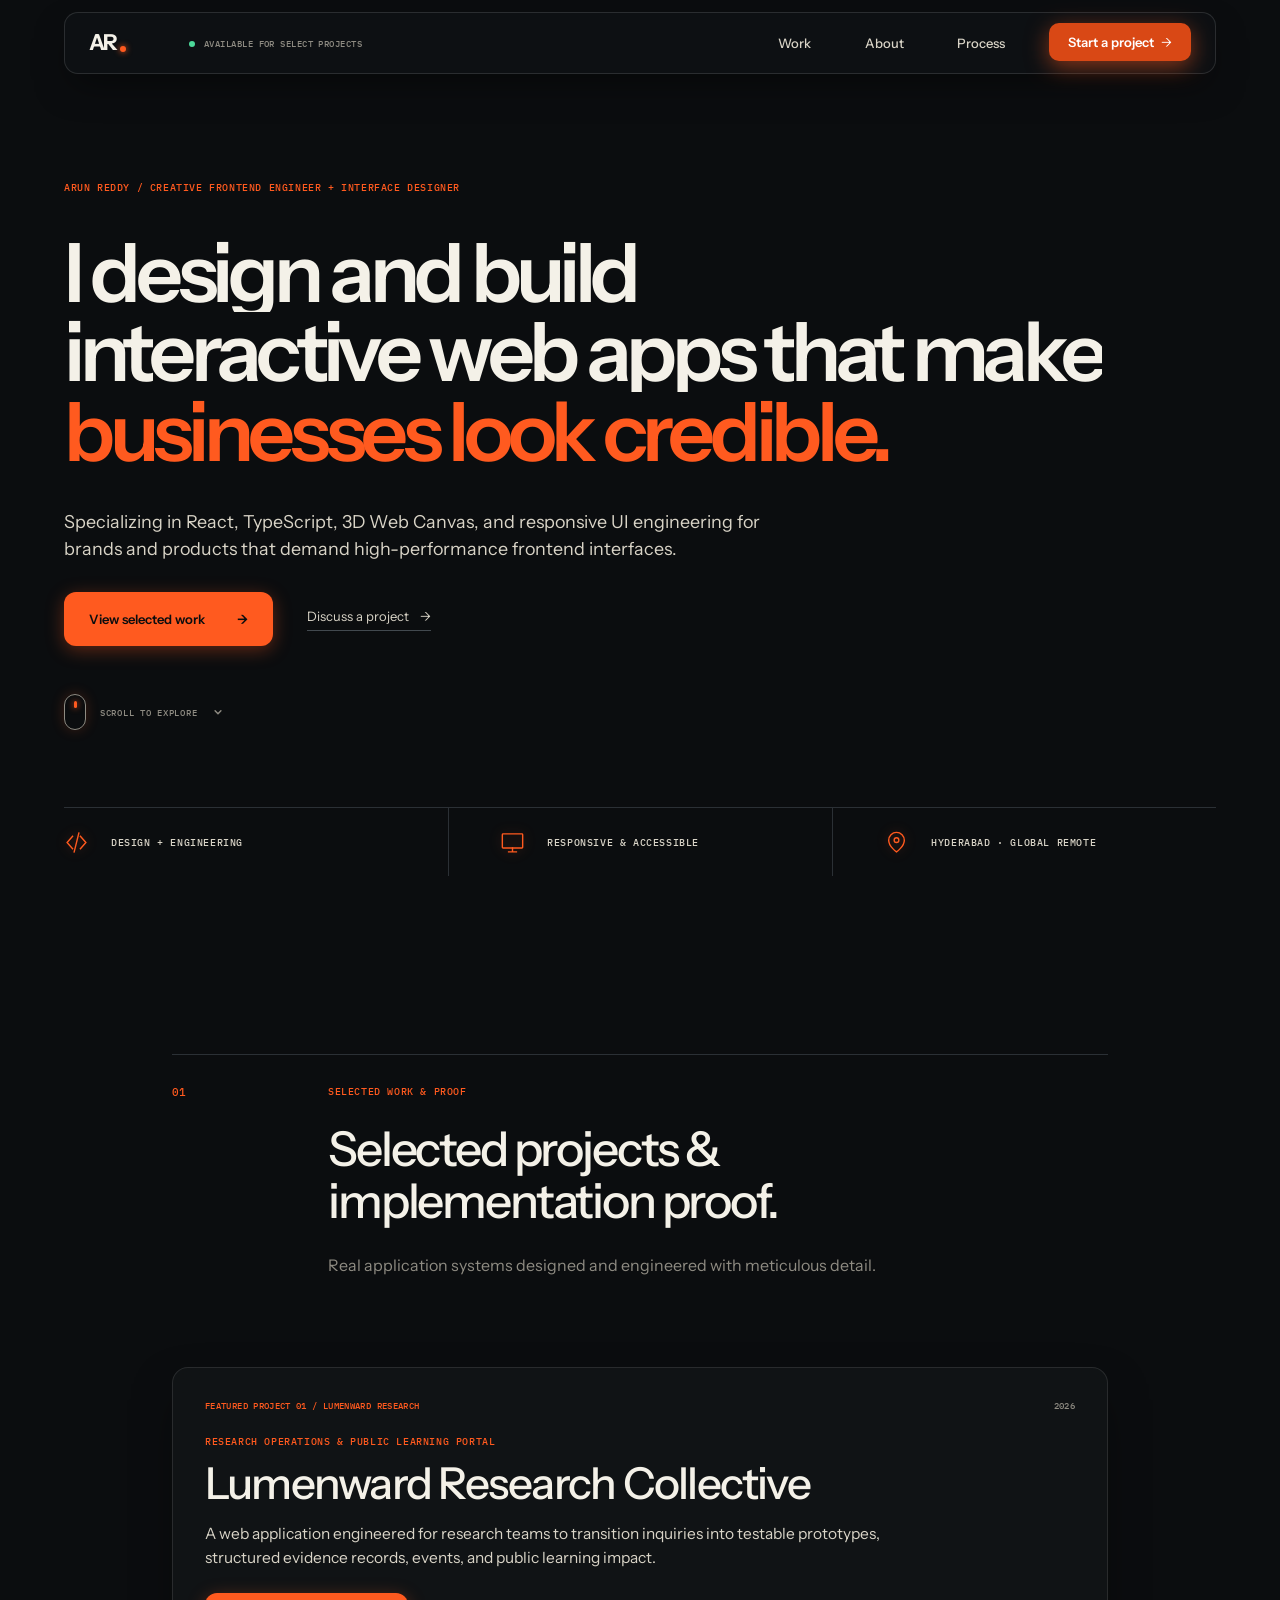
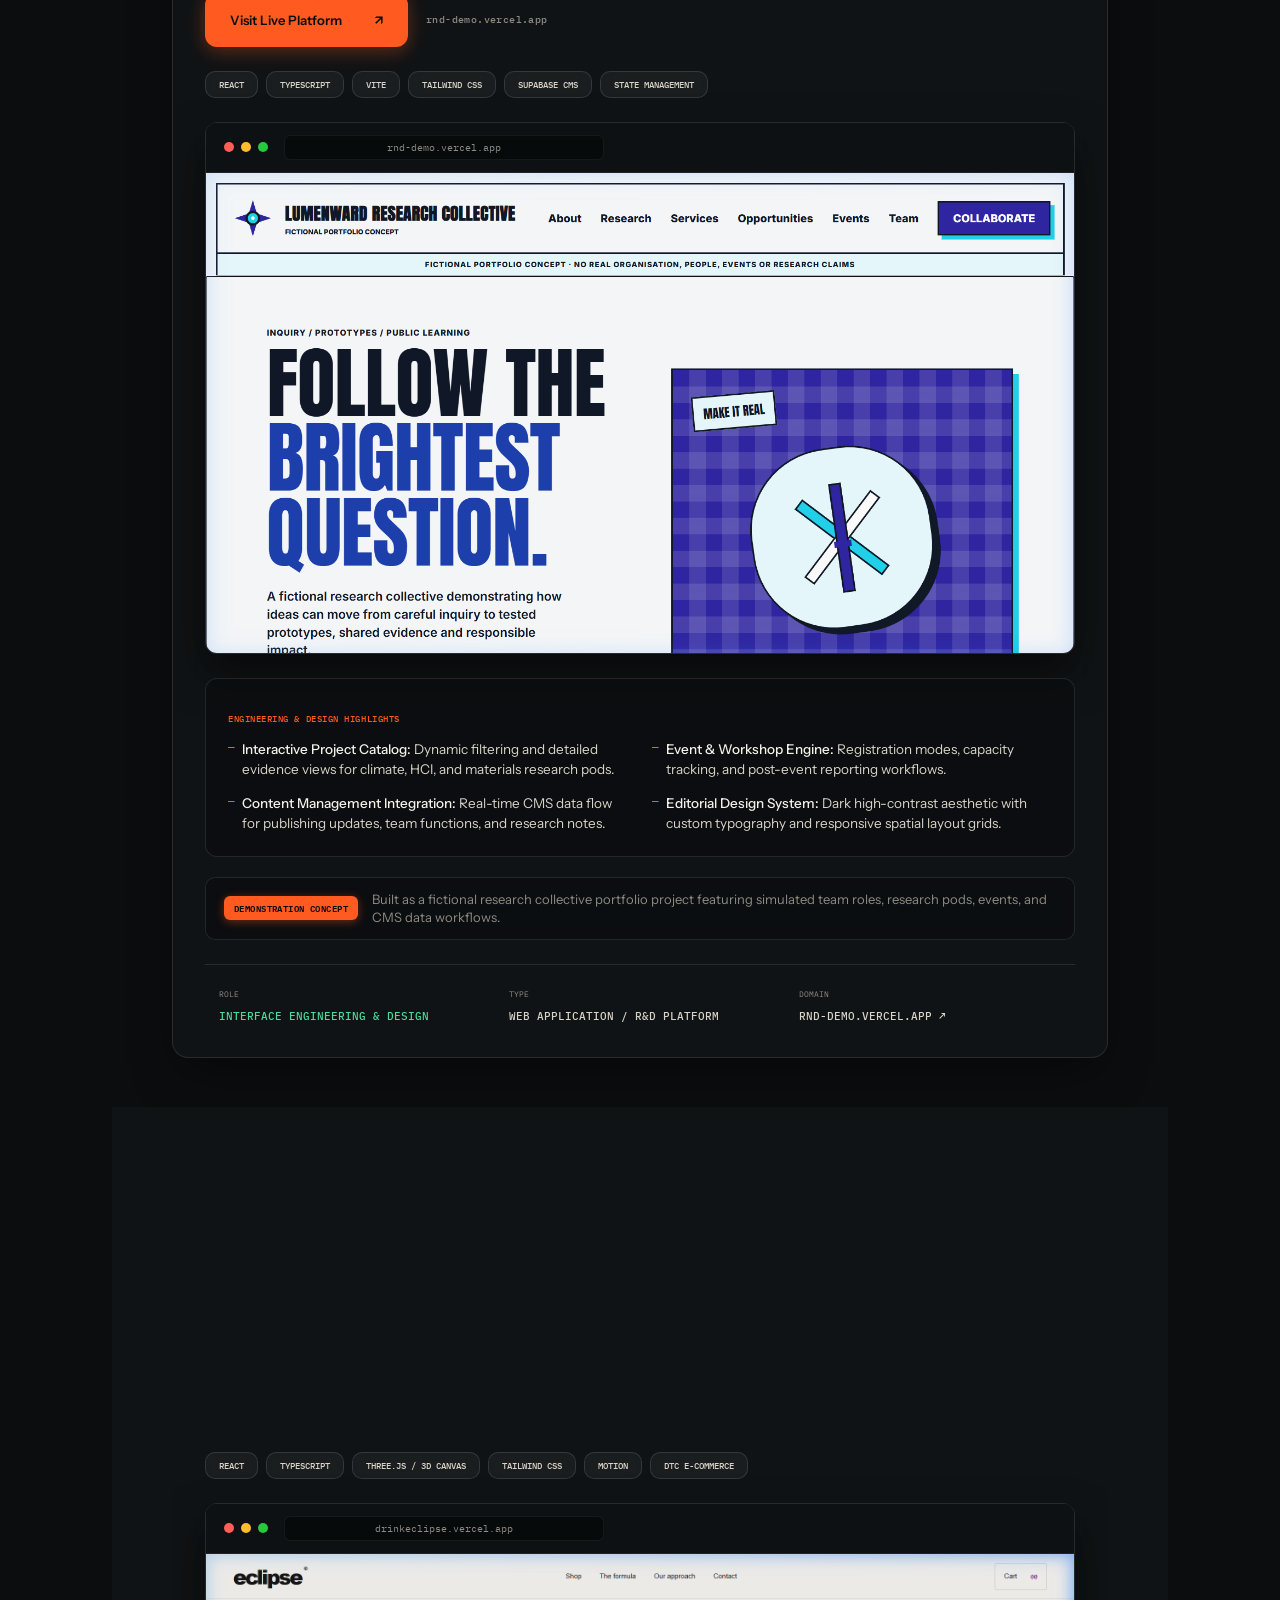
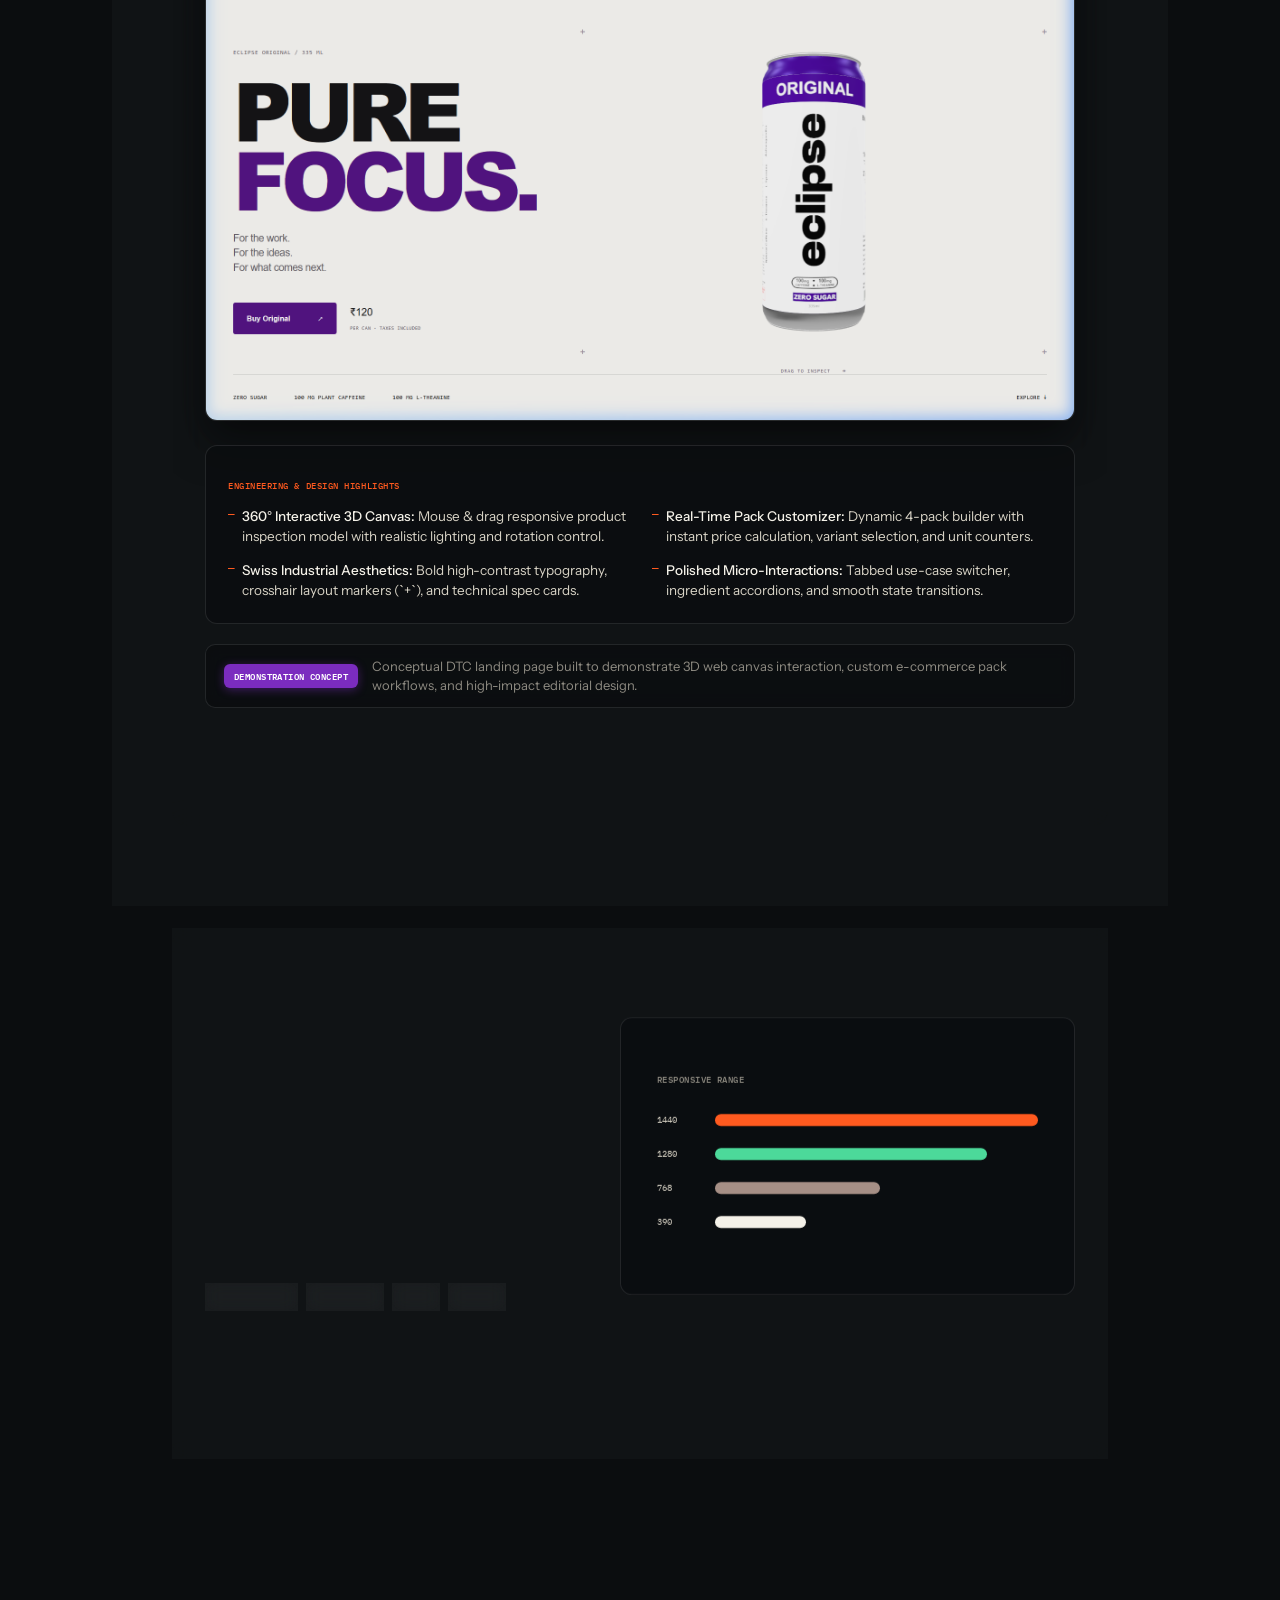
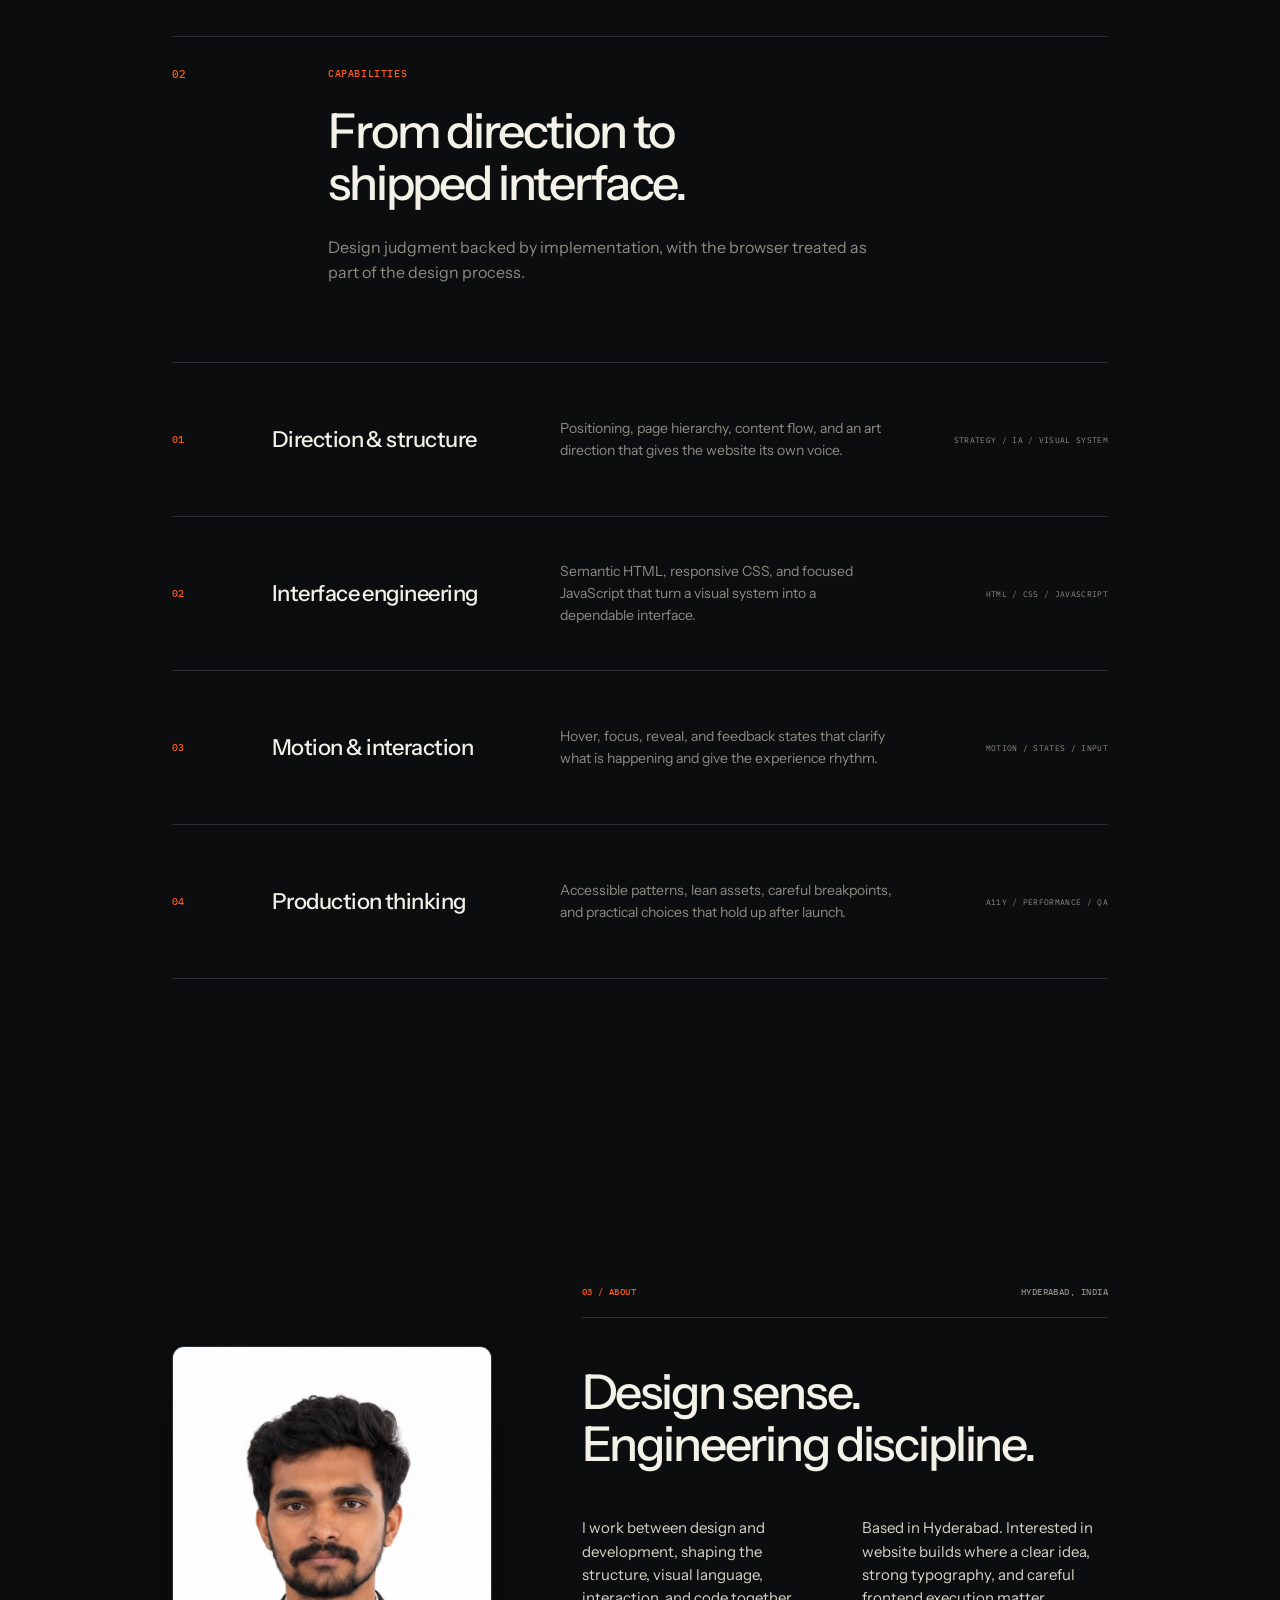
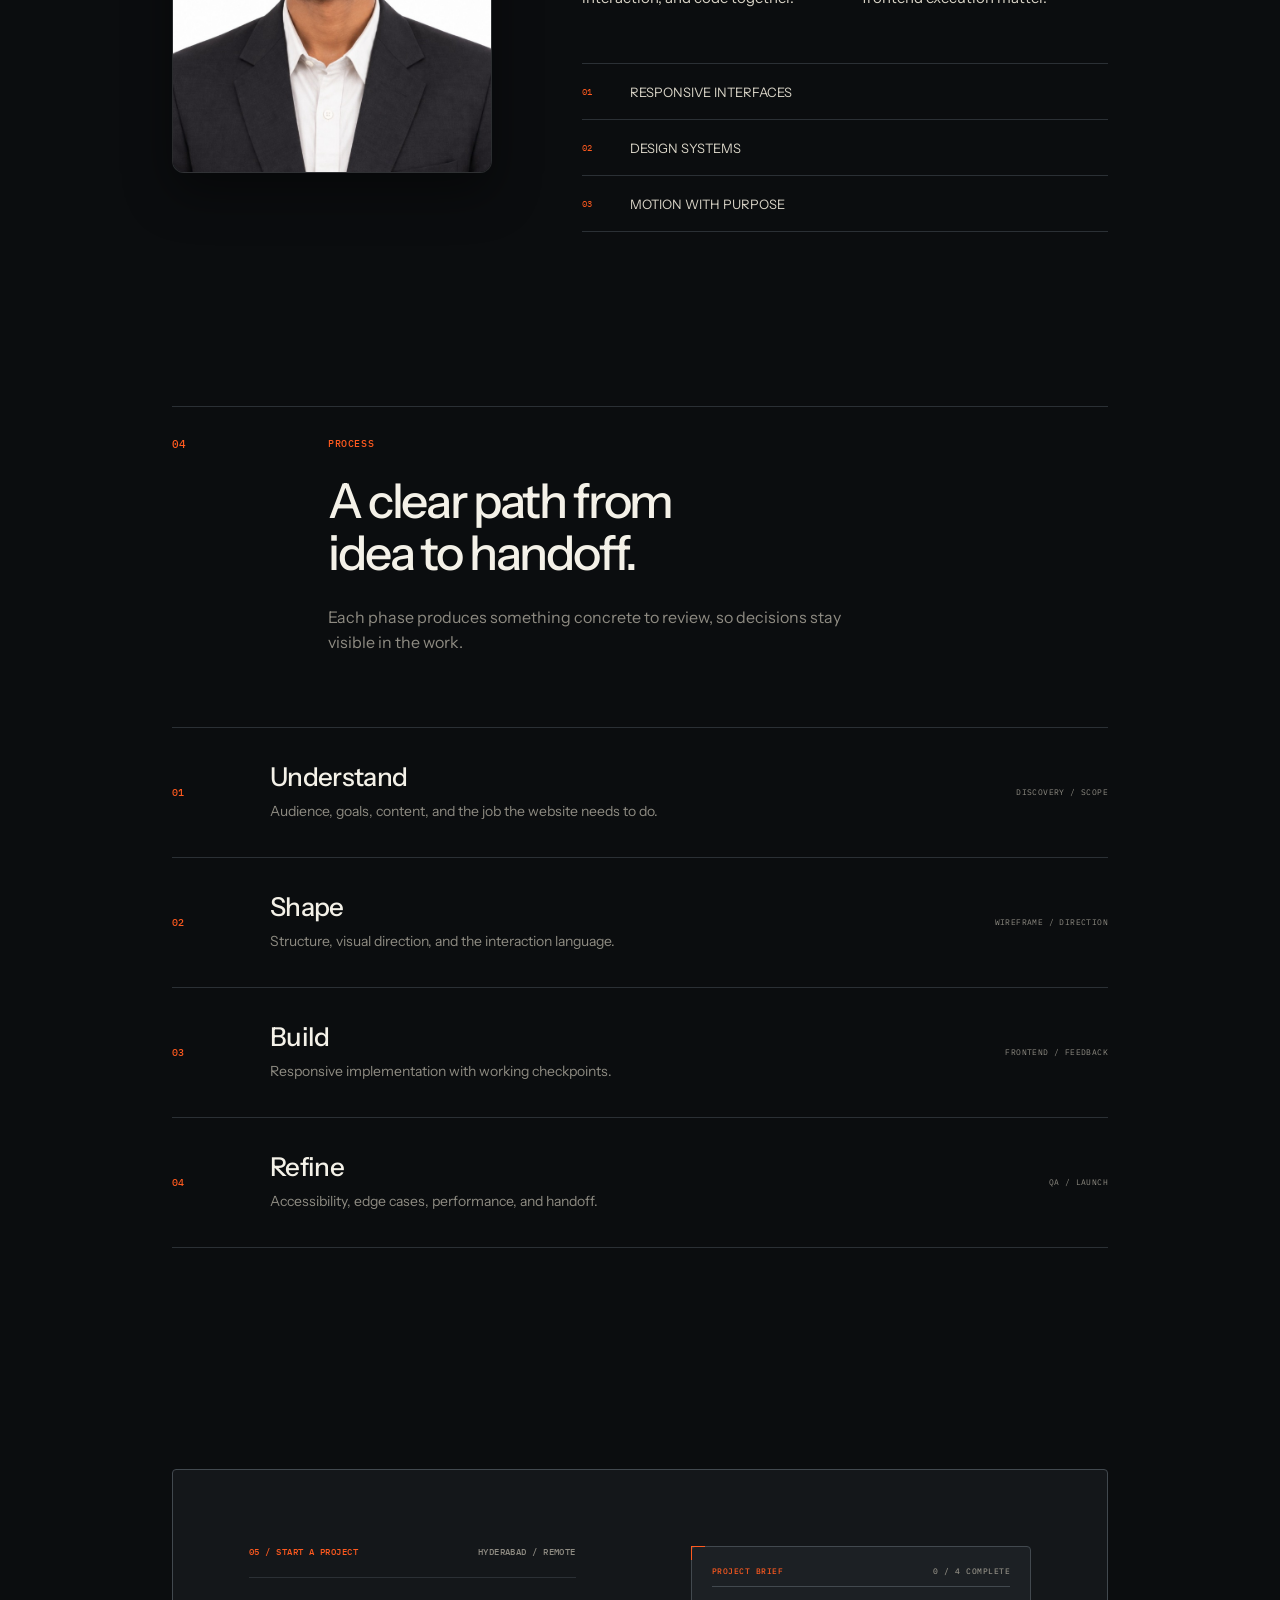
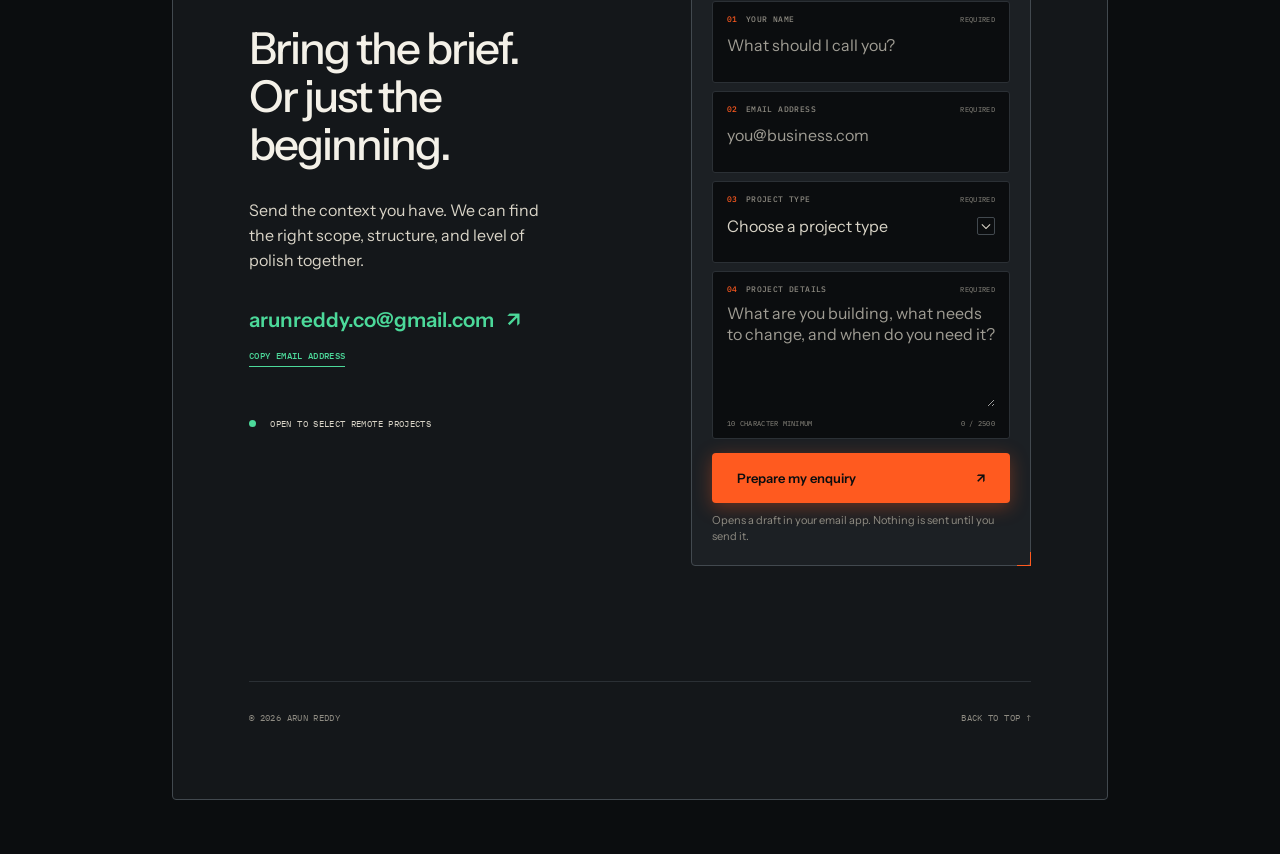
<file: index.html>
<!doctype html>
<html lang="en">
<head>
  <meta charset="utf-8">
  <meta name="viewport" content="width=device-width, initial-scale=1">
  <meta name="theme-color" content="#0b0d0f">
  <title>Arun Reddy — Creative Frontend Engineer & Interface Designer</title>
  <meta name="description" content="Arun Reddy is a Creative Frontend Engineer & Interface Designer based in Hyderabad, India. Specializing in React, TypeScript, 3D Web Canvas, and motion-rich responsive web applications.">
  <meta name="keywords" content="Arun Reddy, Creative Frontend Engineer, Interface Designer Hyderabad, React Developer India, TypeScript, Three.js Developer, Responsive UI Engineering, Motion Design">
  <meta name="author" content="Arun Reddy">
  <link rel="canonical" href="https://arunreddy.pages.dev/">
  
  <!-- Open Graph / Facebook -->
  <meta property="og:type" content="website">
  <meta property="og:url" content="https://arunreddy.pages.dev/">
  <meta property="og:title" content="Arun Reddy — Creative Frontend Engineer & Interface Designer">
  <meta property="og:description" content="Creative Frontend Engineer & Interface Designer in Hyderabad. Crafting high-performance React applications, 3D Web Canvas interfaces, and responsive web products.">
  <meta property="og:image" content="https://arunreddy.pages.dev/assets/og-image.png">
  <meta property="og:locale" content="en_IN">
  <meta property="og:site_name" content="Arun Reddy Portfolio">

  <!-- Twitter Card -->
  <meta name="twitter:card" content="summary_large_image">
  <meta name="twitter:url" content="https://arunreddy.pages.dev/">
  <meta name="twitter:title" content="Arun Reddy — Creative Frontend Engineer & Interface Designer">
  <meta name="twitter:description" content="Creative Frontend Engineer & Interface Designer in Hyderabad. Specializing in React, Three.js 3D web canvas, and responsive UI engineering.">
  <meta name="twitter:image" content="https://arunreddy.pages.dev/assets/og-image.png">

  <link rel="preconnect" href="https://fonts.googleapis.com">
  <link rel="preconnect" href="https://fonts.gstatic.com" crossorigin>
  <link href="https://fonts.googleapis.com/css2?family=IBM+Plex+Mono:wght@400;500&family=Instrument+Sans:wdth,wght@75..100,400..700&display=swap" rel="stylesheet">
  <link rel="icon" href="assets/favicon.svg" type="image/svg+xml">
  <script>document.documentElement.classList.add('js')</script>
  <link rel="stylesheet" href="styles.css?v=15">

  <!-- Structured Data (JSON-LD) for Schema.org -->
  <script type="application/ld+json">
  {
    "@context": "https://schema.org",
    "@graph": [
      {
        "@type": "Person",
        "@id": "https://arunreddy.pages.dev/#person",
        "name": "Arun Reddy",
        "url": "https://arunreddy.pages.dev/",
        "email": "mailto:arunreddy.co@gmail.com",
        "jobTitle": "Creative Frontend Engineer & Interface Designer",
        "description": "Creative Frontend Engineer & Interface Designer specializing in React, TypeScript, Three.js 3D web canvas, and responsive design systems.",
        "address": {
          "@type": "PostalAddress",
          "addressLocality": "Hyderabad",
          "addressRegion": "Telangana",
          "addressCountry": "IN"
        },
        "knowsAbout": [
          "Frontend Engineering",
          "Interface Design",
          "React",
          "TypeScript",
          "Three.js",
          "Motion Design",
          "Responsive Design Systems",
          "Web Performance Optimization"
        ]
      },
      {
        "@type": "WebSite",
        "@id": "https://arunreddy.pages.dev/#website",
        "url": "https://arunreddy.pages.dev/",
        "name": "Arun Reddy — Portfolio",
        "description": "Personal developer portfolio of Arun Reddy, Creative Frontend Engineer & Interface Designer.",
        "publisher": {
          "@id": "https://arunreddy.pages.dev/#person"
        },
        "inLanguage": "en-US"
      },
      {
        "@type": "ItemList",
        "@id": "https://arunreddy.pages.dev/#projects",
        "name": "Featured Engineering Projects & Work Proof",
        "itemListElement": [
          {
            "@type": "ListItem",
            "position": 1,
            "item": {
              "@type": "SoftwareApplication",
              "name": "Lumenward Research Collective",
              "applicationCategory": "DeveloperApplication",
              "operatingSystem": "Web",
              "url": "https://rnd-demo.vercel.app",
              "description": "Research operations and public learning portal engineered with React, TypeScript, and Supabase CMS integration."
            }
          },
          {
            "@type": "ListItem",
            "position": 2,
            "item": {
              "@type": "SoftwareApplication",
              "name": "Eclipse Functional Drink",
              "applicationCategory": "ECommerceApplication",
              "operatingSystem": "Web",
              "url": "https://drinkeclipse.vercel.app",
              "description": "Direct-to-consumer beverage landing page with a 360° interactive Three.js 3D product canvas and custom pack builder."
            }
          }
        ]
      }
    ]
  }
  </script>
  <script src="app.js?v=10" defer></script>
</head>
<body>
  <a class="skip-link" href="#main">Skip to content</a>
  <header class="site-header" data-header>
    <div class="site-header__inner shell">
      <a class="wordmark" href="#main" aria-label="Arun Reddy, home"><span>AR</span><i aria-hidden="true"></i></a>
      <p class="site-status"><span class="status-dot" aria-hidden="true"></span>Available for select projects</p>
      <button class="menu-toggle" type="button" aria-expanded="false" aria-controls="primary-nav" aria-label="Open navigation menu"><span class="menu-label">Menu</span><span class="menu-icon" aria-hidden="true"></span></button>
      <nav class="primary-nav" id="primary-nav" aria-label="Main navigation">
        <a href="#work"><span class="nav-label">Work</span></a><a href="#about"><span class="nav-label">About</span></a><a href="#process"><span class="nav-label">Process</span></a><a class="primary-nav__contact" href="#contact"><span class="nav-label">Start a project <b aria-hidden="true">→</b></span></a>
      </nav>
    </div>
    <i class="site-progress" aria-hidden="true"></i>
  </header>

  <main id="main" tabindex="-1">
    <section class="hero shell" aria-labelledby="hero-title">
      <div class="hero__copy">
        <p class="eyebrow hero-meta">Arun Reddy / Creative Frontend Engineer + Interface Designer</p>
        <h1 id="hero-title"><span class="hero-line"><span>I design and build</span></span><br><span class="hero-line"><span>interactive web apps that make</span></span><br><span class="hero-line"><span><em>businesses look credible.</em></span></span></h1>
        <p class="hero__lede">Specializing in React, TypeScript, 3D Web Canvas, and responsive UI engineering for brands and products that demand high-performance frontend interfaces.</p>
        <div class="hero__actions">
          <a class="button button--primary" href="#work">View selected work <span aria-hidden="true">→</span></a>
          <a class="text-link" href="#contact">Discuss a project <span aria-hidden="true">→</span></a>
        </div>

        <a class="hero-scroll-indicator" href="#work" aria-label="Scroll down to selected work">
          <div class="mouse-icon">
            <span class="mouse-wheel"></span>
          </div>
          <span class="scroll-text">Scroll to explore</span>
          <svg class="scroll-arrow" viewBox="0 0 24 24" width="14" height="14" fill="none" stroke="currentColor" stroke-width="2.5" stroke-linecap="round" stroke-linejoin="round" aria-hidden="true"><path d="M7 10l5 5 5-5"/></svg>
        </a>
      </div>
      <ul class="hero-trust" aria-label="Service qualities">
        <li><svg viewBox="0 0 32 32" aria-hidden="true"><path d="m11 8-7 8 7 8M21 8l7 8-7 8M19 4l-6 24"/></svg><span>Design + Engineering</span></li>
        <li><svg viewBox="0 0 32 32" aria-hidden="true"><rect x="3" y="5" width="26" height="18" rx="1"/><path d="M11 28h10M16 23v5"/></svg><span>Responsive & Accessible</span></li>
        <li><svg viewBox="0 0 32 32" aria-hidden="true"><path d="M26 13c0 8-10 15-10 15S6 21 6 13a10 10 0 0 1 20 0Z"/><circle cx="16" cy="13" r="3"/></svg><span>Hyderabad · Global Remote</span></li>
      </ul>
    </section>

    <section class="section proof-section shell" id="work" aria-labelledby="work-title">
      <header class="section-heading reveal"><p class="section-heading__index">01</p><div><p class="eyebrow">Selected Work & Proof</p><h2 id="work-title">Selected projects & implementation proof.</h2><p>Real application systems designed and engineered with meticulous detail.</p></div></header>
      
      <article class="featured-project-card reveal">
        <div class="featured-project-card__head">
          <span>Featured Project 01 / Lumenward Research</span>
          <span>2026</span>
        </div>

        <div class="featured-project-card__intro">
          <p class="eyebrow project-eyebrow">Research Operations & Public Learning Portal</p>
          <h3>Lumenward Research Collective</h3>
          <p class="featured-project-card__lede">A web application engineered for research teams to transition inquiries into testable prototypes, structured evidence records, events, and public learning impact.</p>
          <div class="featured-project-card__actions">
            <a class="button button--primary" href="https://rnd-demo.vercel.app" target="_blank" rel="noopener noreferrer">
              Visit Live Platform <span aria-hidden="true">↗</span>
            </a>
            <span class="project-domain-badge">rnd-demo.vercel.app</span>
          </div>
          <ul class="tag-list" aria-label="Project stack & capabilities">
            <li>React</li>
            <li>TypeScript</li>
            <li>Vite</li>
            <li>Tailwind CSS</li>
            <li>Supabase CMS</li>
            <li>State Management</li>
          </ul>
        </div>

        <!-- Browser Mockup Screenshot Frame -->
        <div class="browser-mockup-frame" role="img" aria-label="Live screenshot preview of Lumenward Research Collective website inside a browser frame">
          <div class="browser-mockup-bar">
            <div class="browser-mockup-dots">
              <span></span><span></span><span></span>
            </div>
            <div class="browser-mockup-address">rnd-demo.vercel.app</div>
          </div>
          <div class="browser-mockup-screen">
            <img src="assets/lumenward-preview.png" alt="Lumenward Research Collective web application interface built with React and Supabase CMS" width="1200" height="750" loading="lazy">
          </div>
        </div>

        <div class="featured-project-card__highlights">
          <h4>Engineering & Design Highlights</h4>
          <ul class="highlights-grid">
            <li><strong>Interactive Project Catalog:</strong> Dynamic filtering and detailed evidence views for climate, HCI, and materials research pods.</li>
            <li><strong>Event & Workshop Engine:</strong> Registration modes, capacity tracking, and post-event reporting workflows.</li>
            <li><strong>Content Management Integration:</strong> Real-time CMS data flow for publishing updates, team functions, and research notes.</li>
            <li><strong>Editorial Design System:</strong> Dark high-contrast aesthetic with custom typography and responsive spatial layout grids.</li>
          </ul>
        </div>

        <!-- Fictional Demo Website Note -->
        <div class="demo-disclaimer-note">
          <span class="disclaimer-badge">Demonstration Concept</span>
          <span>Built as a fictional research collective portfolio project featuring simulated team roles, research pods, events, and CMS data workflows.</span>
        </div>

        <dl class="proof-panel__facts">
          <div><dt>Role</dt><dd>Interface Engineering & Design</dd></div>
          <div><dt>Type</dt><dd>Web Application / R&D Platform</dd></div>
          <div><dt>Domain</dt><dd><a href="https://rnd-demo.vercel.app" target="_blank" rel="noopener noreferrer">rnd-demo.vercel.app ↗</a></dd></div>
        </dl>
      </article>

      <!-- Featured Project 02: Eclipse -->
      <article class="featured-project-card reveal">
        <div class="featured-project-card__head">
          <span>Featured Project 02 / Eclipse</span>
          <span>2026</span>
        </div>

        <div class="featured-project-card__intro">
          <p class="eyebrow project-eyebrow" style="color: #9d4edd;">DTC Beverage Landing Page & 3D Canvas</p>
          <h3>Eclipse — Pure Focus</h3>
          <p class="featured-project-card__lede">A direct-to-consumer functional drink landing page engineered with a 360° interactive 3D product canvas, formula breakdown accordions, and a real-time custom 4-pack builder.</p>
          <div class="featured-project-card__actions">
            <a class="button button--primary button--purple" href="https://drinkeclipse.vercel.app" target="_blank" rel="noopener noreferrer">
              Visit Live Landing Page <span aria-hidden="true">↗</span>
            </a>
            <span class="project-domain-badge">drinkeclipse.vercel.app</span>
          </div>
          <ul class="tag-list" aria-label="Project stack & capabilities">
            <li>React</li>
            <li>TypeScript</li>
            <li>Three.js / 3D Canvas</li>
            <li>Tailwind CSS</li>
            <li>Motion</li>
            <li>DTC E-Commerce</li>
          </ul>
        </div>

        <!-- Browser Mockup Screenshot Frame -->
        <div class="browser-mockup-frame" role="img" aria-label="Live screenshot preview of Eclipse website inside a browser frame">
          <div class="browser-mockup-bar">
            <div class="browser-mockup-dots">
              <span></span><span></span><span></span>
            </div>
            <div class="browser-mockup-address">drinkeclipse.vercel.app</div>
          </div>
          <div class="browser-mockup-screen">
            <img src="assets/eclipse-preview.png" alt="Eclipse DTC functional beverage landing page featuring 3D product canvas built with Three.js and React" width="1200" height="750" loading="lazy">
          </div>
        </div>

        <div class="featured-project-card__highlights">
          <h4>Engineering & Design Highlights</h4>
          <ul class="highlights-grid">
            <li><strong>360° Interactive 3D Canvas:</strong> Mouse & drag responsive product inspection model with realistic lighting and rotation control.</li>
            <li><strong>Real-Time Pack Customizer:</strong> Dynamic 4-pack builder with instant price calculation, variant selection, and unit counters.</li>
            <li><strong>Swiss Industrial Aesthetics:</strong> Bold high-contrast typography, crosshair layout markers (`+`), and technical spec cards.</li>
            <li><strong>Polished Micro-Interactions:</strong> Tabbed use-case switcher, ingredient accordions, and smooth state transitions.</li>
          </ul>
        </div>

        <!-- Fictional Demo Website Note -->
        <div class="demo-disclaimer-note">
          <span class="disclaimer-badge disclaimer-badge--purple">Demonstration Concept</span>
          <span>Conceptual DTC landing page built to demonstrate 3D web canvas interaction, custom e-commerce pack workflows, and high-impact editorial design.</span>
        </div>

        <dl class="proof-panel__facts">
          <div><dt>Role</dt><dd>Frontend & 3D UI Engineering</dd></div>
          <div><dt>Type</dt><dd>DTC E-Commerce Landing Page</dd></div>
          <div><dt>Domain</dt><dd><a href="https://drinkeclipse.vercel.app" target="_blank" rel="noopener noreferrer">drinkeclipse.vercel.app ↗</a></dd></div>
        </dl>
      </article>

      <article class="proof-panel proof-panel--secondary reveal">
        <div class="proof-panel__head"><span>Proof 03 / This portfolio</span><span>2026</span></div>
        <div class="proof-panel__body">
          <div class="proof-panel__story"><h3>Designed as proof, not decoration.</h3><p>This portfolio turns the design process, responsive behavior, and interaction details into visible evidence of frontend craft.</p><ul class="tag-list" aria-label="Project qualities"><li>Design system</li><li>Responsive</li><li>A11y</li><li>Motion</li></ul></div>
          <div class="range-graphic" role="img" aria-label="Responsive design ranges for desktop, laptop, tablet and mobile"><p>Responsive range</p><div><span>1440</span><i style="--bar:100%;--bar-color:var(--orange)"></i></div><div><span>1280</span><i style="--bar:84%;--bar-color:var(--mint)"></i></div><div><span>768</span><i style="--bar:51%;--bar-color:var(--warm-neutral)"></i></div><div><span>390</span><i style="--bar:28%;--bar-color:var(--foreground)"></i></div></div>
        </div>
        <dl class="proof-panel__facts"><div><dt>System</dt><dd>Token-led</dd></div><div><dt>A11y</dt><dd>Semantic + reduced motion</dd></div><div><dt>Stack</dt><dd>HTML / CSS / JS</dd></div></dl>
      </article>
    </section>

    <section class="section capabilities shell" id="capabilities" aria-labelledby="capabilities-title">
      <header class="section-heading reveal"><p class="section-heading__index">02</p><div><p class="eyebrow">Capabilities</p><h2 id="capabilities-title">From direction to shipped interface.</h2><p>Design judgment backed by implementation, with the browser treated as part of the design process.</p></div></header>
      <div class="capability-list">
        <article class="capability-row reveal"><span>01</span><h3>Direction & structure</h3><p>Positioning, page hierarchy, content flow, and an art direction that gives the website its own voice.</p><small>Strategy / IA / visual system</small></article>
        <article class="capability-row reveal"><span>02</span><h3>Interface engineering</h3><p>Semantic HTML, responsive CSS, and focused JavaScript that turn a visual system into a dependable interface.</p><small>HTML / CSS / JavaScript</small></article>
        <article class="capability-row reveal"><span>03</span><h3>Motion & interaction</h3><p>Hover, focus, reveal, and feedback states that clarify what is happening and give the experience rhythm.</p><small>Motion / states / input</small></article>
        <article class="capability-row reveal"><span>04</span><h3>Production thinking</h3><p>Accessible patterns, lean assets, careful breakpoints, and practical choices that hold up after launch.</p><small>A11y / performance / QA</small></article>
      </div>
    </section>

    <section class="section about shell" id="about" aria-labelledby="about-title">
      <div class="about-portrait-frame reveal">
        <img class="about-portrait" src="assets/profile.jpg" alt="Arun Reddy — Creative Frontend Engineer & Interface Designer" width="480" height="600" loading="lazy">
      </div>
      <div class="about__copy reveal"><div class="about__meta"><span>03 / About</span><span>Hyderabad, India</span></div><h2 id="about-title">Design sense.<br>Engineering discipline.</h2><div class="about__text"><p>I work between design and development, shaping the structure, visual language, interaction, and code together.</p><p>Based in Hyderabad. Interested in website builds where a clear idea, strong typography, and careful frontend execution matter.</p></div><ul class="about__focus" aria-label="Areas of focus"><li><span>01</span>Responsive interfaces</li><li><span>02</span>Design systems</li><li><span>03</span>Motion with purpose</li></ul></div>
    </section>

    <section class="section process shell" id="process" aria-labelledby="process-title">
      <header class="section-heading reveal"><p class="section-heading__index">04</p><div><p class="eyebrow">Process</p><h2 id="process-title">A clear path from idea to handoff.</h2><p>Each phase produces something concrete to review, so decisions stay visible in the work.</p></div></header>
      <ol class="process-list"><li class="reveal"><span>01</span><div><h3>Understand</h3><p>Audience, goals, content, and the job the website needs to do.</p></div><small>Discovery / Scope</small></li><li class="reveal"><span>02</span><div><h3>Shape</h3><p>Structure, visual direction, and the interaction language.</p></div><small>Wireframe / Direction</small></li><li class="reveal"><span>03</span><div><h3>Build</h3><p>Responsive implementation with working checkpoints.</p></div><small>Frontend / Feedback</small></li><li class="reveal"><span>04</span><div><h3>Refine</h3><p>Accessibility, edge cases, performance, and handoff.</p></div><small>QA / Launch</small></li></ol>
    </section>

    <section class="contact shell" id="contact" aria-labelledby="contact-title">
      <div class="contact__panel reveal">
        <div class="contact__copy"><div class="contact__meta"><span>05 / Start a project</span><span>Hyderabad / Remote</span></div><h2 id="contact-title">Bring the brief.<br>Or just the beginning.</h2><p>Send the context you have. We can find the right scope, structure, and level of polish together.</p><a class="contact__email" href="mailto:arunreddy.co@gmail.com">arunreddy.co@gmail.com <span aria-hidden="true">↗</span></a><button class="copy-email" type="button">Copy email address</button><p class="copy-status" role="status" aria-live="polite"></p><p class="availability"><i aria-hidden="true"></i> Open to select remote projects</p></div>
        <form id="project-form" class="project-form" novalidate>
          <div class="project-form__head">
            <span>Project brief</span><span data-form-progress>0 / 4 complete</span>
            <div class="form-progress" aria-hidden="true"><i data-form-progress-bar></i></div>
          </div>
          <div class="project-form__grid">
            <div class="field" data-field>
              <div class="field__meta"><label for="client-name"><span>01</span>Your name</label><span class="field__state" data-field-state>Required</span></div>
              <input id="client-name" name="name" autocomplete="name" required maxlength="100" placeholder="What should I call you?">
            </div>
            <div class="field" data-field>
              <div class="field__meta"><label for="client-email"><span>02</span>Email address</label><span class="field__state" data-field-state>Required</span></div>
              <input id="client-email" name="email" type="email" autocomplete="email" required maxlength="200" placeholder="you@business.com">
            </div>
            <div class="field field--wide field--select" data-field>
              <div class="field__meta"><span class="field__label" id="project-type-label"><span>03</span>Project type</span><span class="field__state" data-field-state>Required</span></div>
              <select class="select-native" id="project-type" name="type" tabindex="-1" aria-hidden="true"><option value=""></option><option>Business website</option><option>Ecommerce website</option><option>Website refresh</option><option>Something else</option></select>
              <button class="select-trigger" type="button" aria-haspopup="listbox" aria-expanded="false" aria-controls="project-type-options" aria-labelledby="project-type-label project-type-value">
                <span id="project-type-value" data-select-value>Choose a project type</span><i class="select-chevron" aria-hidden="true"></i>
              </button>
              <div class="select-menu" id="project-type-options" role="listbox" aria-labelledby="project-type-label" hidden>
                <button class="select-option" type="button" role="option" aria-selected="false" data-value="Business website"><span>01</span>Business website</button>
                <button class="select-option" type="button" role="option" aria-selected="false" data-value="Ecommerce website"><span>02</span>Ecommerce website</button>
                <button class="select-option" type="button" role="option" aria-selected="false" data-value="Website refresh"><span>03</span>Website refresh</button>
                <button class="select-option" type="button" role="option" aria-selected="false" data-value="Something else"><span>04</span>Something else</button>
              </div>
            </div>
            <div class="field field--wide field--details" data-field>
              <div class="field__meta"><label for="project-details"><span>04</span>Project details</label><span class="field__state" data-field-state>Required</span></div>
              <textarea id="project-details" name="details" required minlength="10" maxlength="2500" rows="4" placeholder="What are you building, what needs to change, and when do you need it?"></textarea>
              <div class="field__foot"><span>10 character minimum</span><span data-details-count>0 / 2500</span></div>
            </div>
          </div>
          <button class="button button--primary form-submit" type="submit"><span>Prepare my enquiry</span><span aria-hidden="true">↗</span></button>
          <p class="form-note">Opens a draft in your email app. Nothing is sent until you send it.</p>
          <p id="form-status" class="form-status" role="status" aria-live="polite"></p>
          <button id="download-brief" class="text-link download-brief" type="button" hidden>Download enquiry as text <span aria-hidden="true">↓</span></button>
        </form>
        <footer class="contact__footer"><span>© 2026 Arun Reddy</span><a href="#main">Back to top ↑</a></footer>
      </div>
    </section>
  </main>
</body>
</html>
</file>
<file: styles.css>
@charset "UTF-8";

:root {
  --canvas: #0b0d0f;
  --surface: #14171a;
  --surface-strong: #1c2024;
  --foreground: #f4f1e8;
  --secondary: #d9d4c7;
  --muted: #8e8b82;
  --line: #2b3035;
  --line-strong: #42494f;
  --orange: #ff5a1f;
  --orange-deep: #d94815;
  --mint: #4cd99a;
  --mint-deep: #006b3b;
  --warm-neutral: #a68f86;
  --shell: 1296px;
  --gutter: clamp(24px, 5vw, 72px);
  --section-space: clamp(104px, 12vw, 176px);
  --sans: "Instrument Sans", Arial, Helvetica, sans-serif;
  --mono: "IBM Plex Mono", "Courier New", monospace;
  --ease-out: cubic-bezier(.16, 1, .3, 1);
  --ease-state: cubic-bezier(.2, .8, .2, 1);
  --motion-fast: 180ms;
  --motion-medium: 460ms;
  --motion-large: 760ms;
  --scroll-progress: 0;
}

*, *::before, *::after { box-sizing: border-box; }
html { color-scheme: dark; scroll-behavior: smooth; scroll-padding-top: 88px; overflow-x: clip; }
body { margin: 0; min-width: 320px; overflow-x: clip; background: var(--canvas); color: var(--foreground); font-family: var(--sans); -webkit-font-smoothing: antialiased; }
body.menu-open { overflow: hidden; }
a { color: inherit; text-decoration: none; }
button, input, select, textarea { color: inherit; font: inherit; }
button { cursor: pointer; }
img { display: block; max-width: 100%; }
h1, h2, h3, p, ol, ul, dl, dd { margin: 0; }
ol, ul { padding: 0; list-style: none; }
h1, h2, h3 { text-wrap: balance; }
p { line-height: 1.55; text-wrap: pretty; }
::selection { background: var(--mint); color: var(--canvas); }
:focus-visible { outline: 2px solid var(--mint); outline-offset: 5px; }
[hidden] { display: none !important; }
.shell { width: min(var(--shell), calc(100% - (var(--gutter) * 2))); margin-inline: auto; }
.section { padding-block: var(--section-space); }
.eyebrow { color: var(--orange); font: 500 10px/1.4 var(--mono); letter-spacing: .06em; text-transform: uppercase; }
.skip-link { position: fixed; top: 12px; left: 12px; z-index: 100; padding: 12px 16px; background: var(--foreground); color: var(--canvas); transform: translateY(-160%); transition: transform 160ms var(--ease-state); }
.skip-link:focus { transform: none; }

/* Navigation */
.site-header { position: fixed; inset: 12px 0 auto; z-index: 40; transition: transform 260ms var(--ease-out); pointer-events: none; }
.site-header__inner { min-height: 62px; display: grid; grid-template-columns: 100px 1fr auto; align-items: center; border-radius: 14px; background: rgba(15, 18, 21, 0.78); backdrop-filter: blur(20px) saturate(180%); border: 1px solid rgba(255, 255, 255, 0.12); box-shadow: 0 16px 36px -10px rgba(0, 0, 0, 0.5); pointer-events: auto; padding-inline: 24px; transition: background 260ms var(--ease-state), border-color 260ms var(--ease-state), box-shadow 260ms var(--ease-state); }
.site-header.is-scrolled .site-header__inner { background: rgba(20, 24, 28, 0.9); border-color: rgba(255, 255, 255, 0.16); box-shadow: 0 20px 40px -12px rgba(0, 0, 0, 0.75), 0 0 0 1px color-mix(in srgb, var(--orange) 25%, transparent); }
.site-progress { position: absolute; right: 24px; bottom: 0; left: 24px; height: 2px; border-radius: 2px; background: var(--orange); transform: scaleX(var(--scroll-progress)); transform-origin: left; will-change: transform; box-shadow: 0 0 8px var(--orange); }
.wordmark { display: inline-flex; align-items: flex-end; width: max-content; font-size: 22px; font-weight: 700; letter-spacing: -.08em; line-height: .9; }
.wordmark i { width: 6px; height: 6px; margin: 0 0 1px 4px; background: var(--orange); border-radius: 50%; box-shadow: 0 0 6px var(--orange); }
.site-status { justify-self: start; color: var(--muted); font: 500 9px/1 var(--mono); letter-spacing: .05em; text-transform: uppercase; }
.status-dot { display: inline-block; width: 6px; height: 6px; margin-right: 9px; border-radius: 50%; background: var(--mint); animation: signal 2.4s ease-out infinite; }
@keyframes signal { 50% { box-shadow: 0 0 0 6px color-mix(in srgb, var(--mint) 0%, transparent); } }
.primary-nav { display: flex; align-items: center; gap: clamp(16px, 2vw, 32px); }
.primary-nav a { position: relative; display: inline-flex; align-items: center; gap: 8px; padding: 7px 14px; border-radius: 10px; color: var(--secondary); font-size: 13px; font-weight: 500; transition: color 160ms var(--ease-state), background 160ms var(--ease-state); }
.primary-nav .nav-index { color: var(--muted); font: 400 9px var(--mono); }
.primary-nav .nav-label { display: inline-flex; align-items: center; gap: 7px; }
.primary-nav a::after { content: ""; position: absolute; inset: 0; border-radius: 10px; background: rgba(255, 255, 255, 0.08); transform: scale(0.92); opacity: 0; transition: transform 200ms var(--ease-out), opacity 200ms var(--ease-state); z-index: -1; }
.primary-nav a:hover, .primary-nav a[aria-current="true"] { color: var(--foreground); }
.primary-nav a:hover::after, .primary-nav a[aria-current="true"]::after { transform: scale(1); opacity: 1; }
.primary-nav a.primary-nav__contact { min-height: 38px; align-items: center; margin-left: 4px; padding: 0 18px; border-radius: 10px; background: var(--orange); color: var(--canvas); font-weight: 600; border: 1px solid transparent; box-shadow: 0 4px 16px color-mix(in srgb, var(--orange) 35%, transparent); transition: transform 160ms var(--ease-out), background 160ms var(--ease-state), box-shadow 160ms var(--ease-state); }
.primary-nav a.primary-nav__contact::after { display: none; }
.primary-nav a.primary-nav__contact:hover, .primary-nav a.primary-nav__contact[aria-current="true"] { background: var(--orange-deep); color: #ffffff; transform: translateY(-1px); border-color: transparent; box-shadow: 0 6px 22px color-mix(in srgb, var(--orange) 50%, transparent); }
.primary-nav__contact b { color: currentColor; font-weight: 400; }
.menu-toggle { display: none; border: 0; background: transparent; }

/* Hero */
.hero { min-height: 100svh; display: grid; grid-template-rows: 1fr auto; align-items: center; padding-top: 104px; padding-bottom: 24px; }
.hero__copy { align-self: center; padding-block: clamp(24px, 3.5vh, 42px); }
.hero-meta { margin-bottom: clamp(28px, 3vw, 40px); }
.hero h1 { width: 100%; max-width: 1160px; font-size: clamp(72px, 6.4vw, 92px); font-weight: 600; letter-spacing: -.065em; line-height: .97; }
.hero h1 em { color: var(--orange); font-style: normal; text-shadow: none; }
.hero-line { display: inline-block; overflow: hidden; vertical-align: bottom; }
.hero-line > span { display: inline-block; }
.hero__lede { max-width: 710px; margin-top: clamp(28px, 3vw, 38px); color: var(--secondary); font-size: clamp(17px, 1.4vw, 20px); line-height: 1.48; }
.hero__actions { display: flex; align-items: center; gap: 34px; margin-top: 30px; }
.button { min-height: 54px; display: inline-flex; align-items: center; justify-content: space-between; gap: 32px; border: 1px solid rgba(255, 255, 255, 0.12); border-radius: 12px; padding: 0 24px; font-size: 13px; font-weight: 600; transition: color 160ms var(--ease-state), background 160ms var(--ease-state), border-color 160ms var(--ease-state), transform 160ms var(--ease-out), box-shadow 160ms var(--ease-state); box-shadow: none; }
.button--primary { background: var(--orange); color: var(--canvas); border-color: transparent; box-shadow: 0 4px 18px color-mix(in srgb, var(--orange) 35%, transparent); }
.button--primary:hover { background: var(--orange-deep); color: #ffffff; border-color: transparent; transform: translateY(-2px); box-shadow: 0 6px 24px color-mix(in srgb, var(--orange) 50%, transparent); }
.button--primary:active { background: var(--orange-deep); transform: translateY(0); box-shadow: 0 2px 10px color-mix(in srgb, var(--orange) 40%, transparent); }
.button--purple { background: #7b2cbf; color: #ffffff; border-color: transparent; box-shadow: 0 4px 18px rgba(123, 44, 191, 0.4); }
.button--purple:hover { background: #6b21a8; color: #ffffff; border-color: transparent; transform: translateY(-2px); box-shadow: 0 6px 24px rgba(123, 44, 191, 0.6); }
.button--purple:active { background: #5a189a; transform: translateY(0); box-shadow: 0 2px 10px rgba(123, 44, 191, 0.4); }
.text-link { display: inline-flex; width: max-content; align-items: center; gap: 11px; border: 0; border-bottom: 1px solid var(--line-strong); padding: 0 0 6px; background: transparent; color: var(--secondary); font-size: 13px; transition: color 160ms var(--ease-state), border-color 160ms var(--ease-state); }
.text-link:hover { color: var(--foreground); border-color: var(--orange); }

/* Animated Hero Scroll Indicator */
.hero-scroll-indicator { display: inline-flex; align-items: center; gap: 14px; margin-top: clamp(34px, 4vw, 48px); color: var(--muted); font: 500 9px var(--mono); letter-spacing: .08em; text-transform: uppercase; transition: color 200ms var(--ease-state), transform 200ms var(--ease-out); text-decoration: none; width: max-content; }
.hero-scroll-indicator:hover { color: var(--orange); transform: translateY(2px); }
.mouse-icon { width: 22px; height: 36px; border: 1.8px solid currentColor; border-radius: 12px; position: relative; display: flex; justify-content: center; padding-top: 6px; box-shadow: 0 0 14px color-mix(in srgb, var(--orange) 20%, transparent); transition: border-color 200ms var(--ease-state); }
.mouse-wheel { width: 3px; height: 7px; background: var(--orange); border-radius: 2px; animation: mouseScroll 1.8s infinite cubic-bezier(.65, 0, .35, 1); box-shadow: 0 0 6px var(--orange); }
.scroll-arrow { stroke: currentColor; animation: bounceArrow 1.8s infinite cubic-bezier(.65, 0, .35, 1); transition: transform 200ms var(--ease-out); }

@keyframes mouseScroll {
  0% { transform: translateY(0); opacity: 1; }
  60% { transform: translateY(11px); opacity: 0; }
  100% { transform: translateY(0); opacity: 0; }
}

@keyframes bounceArrow {
  0%, 100% { transform: translateY(0); }
  50% { transform: translateY(5px); }
}

.viewport-signal { padding: 20px; }
.viewport-signal > p, .range-graphic > p { margin-bottom: 18px; color: var(--muted); font: 500 9px var(--mono); letter-spacing: .05em; text-transform: uppercase; }
.viewport-signal > div, .range-graphic > div { display: grid; grid-template-columns: 38px 1fr; gap: 14px; align-items: center; min-height: 28px; }
.viewport-signal span, .range-graphic span { color: var(--secondary); font: 400 9px var(--mono); }
.viewport-signal i, .range-graphic i { width: var(--bar); height: 9px; display: block; border-radius: 20px; background: var(--bar-color); }
.hero-trust { display: grid; grid-template-columns: repeat(3, 1fr); border-top: 1px solid var(--line); }
.hero-trust li { min-height: 68px; display: flex; align-items: center; gap: 22px; color: var(--secondary); font: 500 10px var(--mono); letter-spacing: .06em; text-transform: uppercase; }
.hero-trust li + li { border-left: 1px solid var(--line); padding-left: clamp(24px, 4vw, 58px); }
.hero-trust svg { width: 25px; height: 25px; flex: 0 0 auto; fill: none; stroke: var(--orange); stroke-width: 1.8; stroke-linecap: square; stroke-linejoin: miter; filter: drop-shadow(0 0 6px color-mix(in srgb, var(--orange) 30%, transparent)); }

.proof-section, .capabilities, .about, .process, .contact { width: min(936px, calc(100% - (var(--gutter) * 2))); }

/* Reusable section heading */
.section-heading { display: grid; grid-template-columns: minmax(90px, 2fr) minmax(0, 10fr); padding-top: 30px; border-top: 1px solid var(--line); }
.section-heading__index { color: var(--orange); font: 500 11px var(--mono); }
.section-heading .eyebrow { margin-bottom: 24px; }
.section-heading h2 { max-width: 620px; font-size: 48px; font-weight: 500; letter-spacing: -.045em; line-height: 52px; }
.section-heading div > p:last-child { max-width: 560px; margin-top: 26px; color: var(--muted); font-size: 16px; }

/* Proof */
.proof-panel { position: relative; margin-top: clamp(66px, 8vw, 104px); overflow: hidden; border: 1px solid rgba(255, 255, 255, 0.1); border-radius: 16px; padding: 32px; background: rgba(20, 23, 26, 0.65); backdrop-filter: blur(16px) saturate(160%); box-shadow: 0 20px 48px -12px rgba(0, 0, 0, 0.5); }
.proof-panel::after { content: ""; position: absolute; z-index: 0; inset: 0; pointer-events: none; background: radial-gradient(600px circle at var(--proof-x, 50%) var(--proof-y, 50%), color-mix(in srgb, var(--orange) 12%, transparent), transparent 70%); opacity: 0; transition: opacity 260ms var(--ease-state); }
.proof-panel.is-pointer-active::after { opacity: 1; }
.proof-panel > * { position: relative; z-index: 1; }
.proof-panel__head { display: flex; justify-content: space-between; color: var(--muted); font: 500 9px var(--mono); letter-spacing: .04em; text-transform: uppercase; }
.proof-panel__head span:first-child { color: var(--orange); }
.proof-panel__body { min-height: 392px; display: grid; grid-template-columns: minmax(0, 5fr) minmax(360px, 7fr); gap: clamp(40px, 7vw, 96px); align-items: center; padding-block: 38px 42px; }
.proof-panel__story h3 { max-width: 420px; font-size: 42px; font-weight: 500; letter-spacing: -.045em; line-height: 46px; }
.proof-panel__story > p { max-width: 470px; margin-top: 25px; color: var(--secondary); font-size: 16px; }
.tag-list { display: flex; flex-wrap: wrap; gap: 8px; margin-top: 24px; }
.tag-list li { border: 1px solid rgba(255, 255, 255, 0.12); border-radius: 10px; padding: 7px 13px; color: var(--secondary); font: 500 9px var(--mono); text-transform: uppercase; background: rgba(255, 255, 255, 0.04); backdrop-filter: blur(8px); transition: color 180ms var(--ease-state), border-color 180ms var(--ease-state), background 180ms var(--ease-state), transform 180ms var(--ease-out); }
.tag-list li:hover { color: var(--foreground); border-color: rgba(255, 255, 255, 0.25); background: rgba(255, 255, 255, 0.08); transform: translateY(-1px); }
.range-graphic { min-height: 278px; display: flex; flex-direction: column; justify-content: center; padding: 36px; border: 1px solid rgba(255, 255, 255, 0.1); border-radius: 12px; background: rgba(11, 13, 15, 0.8); transform: translate3d(0, var(--proof-depth-y, 0), 0); will-change: transform; }
.range-graphic > div { grid-template-columns: 44px 1fr; min-height: 34px; }
.range-graphic i { height: 12px; }
.proof-panel__facts { display: grid; grid-template-columns: repeat(3, 1fr); border-top: 1px solid rgba(255, 255, 255, 0.1); }
.proof-panel__facts > div { padding: 24px 14px 2px; }
.proof-panel__facts dt { margin-bottom: 10px; color: var(--muted); font: 400 8px var(--mono); text-transform: uppercase; }
.proof-panel__facts dd { color: var(--secondary); font: 500 11px var(--mono); text-transform: uppercase; }
.proof-panel__facts > div:first-child dd { color: var(--mint); }

/* Section Scroll Margin Alignment */
.section[id], .contact[id] { scroll-margin-top: calc(var(--section-space) * -1 + 84px); }

/* Featured Project Card */
.featured-project-card { position: relative; margin-top: clamp(64px, 7vw, 100px); overflow: hidden; border: 1px solid rgba(255, 255, 255, 0.1); border-radius: 16px; padding: 32px; background: rgba(20, 23, 26, 0.65); backdrop-filter: blur(16px) saturate(160%); box-shadow: 0 20px 48px -12px rgba(0, 0, 0, 0.5); transition: border-color 260ms var(--ease-state), box-shadow 260ms var(--ease-state), transform 260ms var(--ease-out); }
.featured-project-card::after { content: ""; position: absolute; z-index: 0; inset: 0; pointer-events: none; background: radial-gradient(700px circle at var(--card-x, 50%) var(--card-y, 50%), color-mix(in srgb, var(--orange) 14%, transparent), transparent 70%); opacity: 0; transition: opacity 260ms var(--ease-state); }
.featured-project-card.is-pointer-active::after { opacity: 1; }
.featured-project-card:hover { border-color: rgba(255, 255, 255, 0.22); box-shadow: 0 28px 56px -12px rgba(0, 0, 0, 0.65), 0 0 0 1px color-mix(in srgb, var(--orange) 30%, transparent); transform: translateY(-3px); }
.featured-project-card > * { position: relative; z-index: 1; }

.featured-project-card__head { display: flex; justify-content: space-between; color: var(--muted); font: 500 9px var(--mono); letter-spacing: .04em; text-transform: uppercase; }
.featured-project-card__head span:first-child { color: var(--orange); }

/* Browser Mockup Frame */
.browser-mockup-frame { margin-top: 24px; border: 1px solid rgba(255, 255, 255, 0.12); border-radius: 12px; background: rgba(11, 13, 15, 0.9); overflow: hidden; box-shadow: 0 20px 40px rgba(0, 0, 0, 0.5); }
.browser-mockup-bar { display: flex; align-items: center; gap: 16px; padding: 12px 18px; background: rgba(16, 19, 22, 0.85); backdrop-filter: blur(12px); border-bottom: 1px solid rgba(255, 255, 255, 0.08); }
.browser-mockup-dots { display: flex; gap: 7px; }
.browser-mockup-dots span { width: 10px; height: 10px; border-radius: 50%; }
.browser-mockup-dots span:nth-child(1) { background: #ff5f56; }
.browser-mockup-dots span:nth-child(2) { background: #ffbd2e; }
.browser-mockup-dots span:nth-child(3) { background: #27c93f; }
.browser-mockup-address { flex: 1; max-width: 320px; padding: 5px 14px; border-radius: 6px; background: rgba(0, 0, 0, 0.4); color: var(--muted); font: 400 10px var(--mono); text-align: center; border: 1px solid rgba(255, 255, 255, 0.06); }
.browser-mockup-screen { overflow: hidden; max-height: 480px; background: var(--canvas); }
.browser-mockup-screen img { width: 100%; height: auto; display: block; object-fit: cover; object-position: top center; transition: transform 400ms var(--ease-out); }
.browser-mockup-frame:hover .browser-mockup-screen img { transform: scale(1.012); }

.featured-project-card__intro { margin-block: 24px 20px; }
.featured-project-card__intro h3 { font-size: clamp(32px, 3.5vw, 44px); font-weight: 500; letter-spacing: -.04em; line-height: 1.12; margin-block: 10px 14px; }
.featured-project-card__lede { max-width: 680px; color: var(--secondary); font-size: 15.5px; line-height: 1.5; }
.featured-project-card__actions { display: flex; align-items: center; gap: 18px; margin-top: 24px; flex-wrap: wrap; }
.project-domain-badge { color: var(--muted); font: 500 10px var(--mono); letter-spacing: .04em; }

.featured-project-card__highlights { margin-block: 24px 20px; padding: 22px; border: 1px solid rgba(255, 255, 255, 0.1); border-radius: 12px; background: rgba(11, 13, 15, 0.75); }
.featured-project-card__highlights h4 { color: var(--orange); font: 500 9px var(--mono); letter-spacing: .06em; text-transform: uppercase; margin-bottom: 16px; }
.highlights-grid { display: grid; grid-template-columns: repeat(2, 1fr); gap: 14px 24px; list-style: none; padding: 0; margin: 0; }
@media (max-width: 768px) {
  .highlights-grid { grid-template-columns: 1fr; }
}
.highlights-grid li { color: var(--secondary); font-size: 13.5px; line-height: 1.48; padding-left: 14px; position: relative; }
.highlights-grid li::before { content: "—"; position: absolute; left: 0; color: var(--orange); font: 400 11px var(--mono); }
.highlights-grid li strong { color: var(--foreground); font-weight: 500; }

.demo-disclaimer-note { display: flex; align-items: center; gap: 14px; margin-block: 20px 24px; padding: 12px 18px; border: 1px solid rgba(255, 255, 255, 0.1); border-radius: 10px; background: rgba(11, 13, 15, 0.8); backdrop-filter: blur(8px); color: var(--muted); font-size: 13px; line-height: 1.45; }
.disclaimer-badge { flex-shrink: 0; padding: 4px 10px; border-radius: 6px; background: var(--orange); color: var(--canvas); font: 600 8.5px var(--mono); text-transform: uppercase; letter-spacing: .05em; box-shadow: 0 2px 10px color-mix(in srgb, var(--orange) 40%, transparent); }
.disclaimer-badge--purple { background: #7b2cbf; color: #ffffff; box-shadow: 0 2px 10px rgba(123, 44, 191, 0.45); }

/* Capabilities */
.capabilities { padding-top: 24px; }
.capability-list { margin-top: 78px; border-top: 1px solid var(--line); }
.capability-row { min-height: 154px; display: grid; grid-template-columns: 72px minmax(220px, 3fr) minmax(300px, 4fr) minmax(170px, 2fr); gap: 28px; align-items: center; border-bottom: 1px solid var(--line); transition: padding 260ms var(--ease-out), background 260ms var(--ease-state); }
.capability-row > span { color: var(--orange); font: 500 10px var(--mono); transition: transform 260ms var(--ease-out); }
.capability-row h3 { font-size: 22px; font-weight: 500; letter-spacing: -.025em; line-height: 28px; transition: transform 260ms var(--ease-out), color 180ms var(--ease-state); }
.capability-row p { color: var(--muted); font-size: 14px; }
.capability-row small { justify-self: end; color: var(--muted); font: 400 8px/1.5 var(--mono); letter-spacing: .04em; text-align: right; text-transform: uppercase; }

/* About */
.about { display: grid; grid-template-columns: minmax(320px, 4.5fr) minmax(0, 7.5fr); gap: clamp(48px, 7vw, 108px); align-items: center; }
.about-portrait-frame { position: relative; width: 100%; max-width: 440px; aspect-ratio: 3 / 4; margin: 0 auto; border-radius: 12px; overflow: hidden; border: 1px solid rgba(255, 255, 255, 0.12); background: linear-gradient(145deg, #14171a 0%, #0b0d0f 100%); box-shadow: 0 20px 48px rgba(0, 0, 0, 0.4); }
.about-portrait { width: 100%; height: 100%; object-fit: cover; object-position: center 15%; transition: transform 500ms cubic-bezier(0.16, 1, 0.3, 1), filter 300ms ease; }
.about-portrait-frame:hover .about-portrait { transform: scale(1.025); }
.about__copy { align-self: center; }
.about__meta, .contact__meta { display: flex; justify-content: space-between; padding-bottom: 20px; border-bottom: 1px solid var(--line); color: var(--muted); font: 500 9px var(--mono); letter-spacing: .05em; text-transform: uppercase; }
.about__meta span:first-child, .contact__meta span:first-child { color: var(--orange); }
.about h2 { margin-top: 48px; font-size: 48px; font-weight: 500; letter-spacing: -.045em; line-height: 52px; }
.about__text { display: grid; grid-template-columns: 1fr 1fr; gap: 34px; margin-top: 46px; color: var(--secondary); font-size: 15px; }
.about__focus { margin-top: 54px; border-top: 1px solid var(--line); }
.about__focus li { display: grid; grid-template-columns: 48px 1fr; min-height: 56px; align-items: center; border-bottom: 1px solid var(--line); color: var(--secondary); font-size: 13px; text-transform: uppercase; }
.about__focus span { color: var(--orange); font: 400 9px var(--mono); }

/* Process */
.process { padding-top: 20px; }
.process-list { margin-top: 72px; border-top: 1px solid var(--line); }
.process-list li { min-height: 130px; display: grid; grid-template-columns: 70px 1fr auto; gap: 28px; align-items: center; border-bottom: 1px solid var(--line); }
.process-list > li > span { color: var(--orange); font: 500 10px var(--mono); }
.process-list h3 { margin-bottom: 8px; font-size: 26px; font-weight: 500; letter-spacing: -.025em; line-height: 32px; }
.process-list p { color: var(--muted); font-size: 14px; }
.process-list small { color: var(--muted); font: 400 8px var(--mono); letter-spacing: .05em; text-transform: uppercase; }

/* Contact */
.contact { padding-block: 68px 54px; }
.contact__panel { display: grid; grid-template-columns: minmax(0, 5fr) minmax(340px, 4fr); gap: clamp(56px, 9vw, 124px); padding: clamp(38px, 6vw, 76px); border: 1px solid var(--line-strong); border-radius: 4px; background: var(--surface); box-shadow: none; }
.contact__copy { min-width: 0; }
.contact__meta { grid-column: 1 / -1; }
.contact h2 { margin-top: 46px; font-size: 44px; font-weight: 500; letter-spacing: -.045em; line-height: 48px; }
.contact__copy > p:not(.copy-status, .availability) { max-width: 520px; margin-top: 30px; color: var(--secondary); font-size: 16px; }
.contact__email { display: inline-flex; gap: 12px; margin-top: 34px; color: var(--mint); font-size: clamp(18px, 1.6vw, 22px); font-weight: 600; white-space: nowrap; transition: color 180ms var(--ease-state); }
.copy-email { display: block; margin-top: 18px; border: 0; border-bottom: 1px solid var(--mint); padding: 0 0 5px; background: transparent; color: var(--mint); font: 500 9px var(--mono); letter-spacing: .04em; text-transform: uppercase; }
.copy-status { min-height: 18px; margin-top: 9px; color: var(--muted); font-size: 12px; }
.availability { margin-top: 24px; color: var(--secondary); font: 400 9px var(--mono); letter-spacing: .04em; text-transform: uppercase; }
.availability i { display: inline-block; width: 7px; height: 7px; margin-right: 9px; border-radius: 50%; background: var(--mint); }
.project-form { position: relative; align-self: end; padding: 20px; border: 1px solid var(--line-strong); border-radius: 4px; background: var(--surface-strong); }
.project-form::before, .project-form::after { content: ""; position: absolute; width: 14px; height: 14px; pointer-events: none; }
.project-form::before { top: -1px; left: -1px; border-top: 1px solid var(--orange); border-left: 1px solid var(--orange); }
.project-form::after { right: -1px; bottom: -1px; border-right: 1px solid var(--orange); border-bottom: 1px solid var(--orange); }
.project-form__head { display: grid; grid-template-columns: 1fr auto; gap: 11px 20px; margin-bottom: 14px; color: var(--muted); font: 500 8px/1 var(--mono); letter-spacing: .06em; text-transform: uppercase; }
.project-form__head > span:first-child { color: var(--orange); }
.form-progress { grid-column: 1 / -1; height: 1px; overflow: hidden; background: var(--line-strong); }
.form-progress i { display: block; width: var(--form-progress, 0%); height: 100%; background: var(--mint); transition: width 360ms var(--ease-out); }
.project-form__grid { display: grid; grid-template-columns: 1fr; gap: 8px; }
.field { position: relative; min-width: 0; min-height: 82px; padding: 13px 14px 11px; border: 1px solid var(--line); border-radius: 3px; background: var(--canvas); transition: border-color 180ms var(--ease-state), background 180ms var(--ease-state); }
.field::before { content: ""; position: absolute; top: 0; bottom: 0; left: -1px; width: 2px; background: var(--orange); transform: scaleY(0); transform-origin: bottom; transition: transform 220ms var(--ease-out); }
.field--wide { grid-column: auto; }
.field:focus-within, .field.is-active { z-index: 2; border-color: var(--line-strong); background: var(--surface); }
.field:focus-within::before, .field.is-active::before, .field.is-invalid::before { transform: scaleY(1); }
.field.is-complete:not(.is-active) { border-color: color-mix(in srgb, var(--mint) 40%, var(--line)); }
.field.is-invalid { border-color: var(--orange); }
.field__meta { display: flex; align-items: center; justify-content: space-between; gap: 16px; margin-bottom: 10px; }
.field__meta label, .field__label { display: inline-flex; align-items: center; gap: 8px; color: var(--muted); font: 500 8px/1 var(--mono); letter-spacing: .05em; text-transform: uppercase; }
.field__meta label > span, .field__label > span { color: var(--orange); }
.field__state { color: var(--muted); font: 400 7px/1 var(--mono); letter-spacing: .05em; text-transform: uppercase; transition: color 180ms var(--ease-state); }
.field.is-active .field__state { color: var(--orange); }
.field.is-complete .field__state { color: var(--mint); }
.field.is-invalid .field__state { color: var(--orange); }
.field input, .field textarea { width: 100%; border: 0; border-radius: 0; outline: 0; padding: 0; background: transparent; color: var(--foreground); font-size: 16px; line-height: 1.3; }
.field input { min-height: 24px; }
.field textarea { min-height: 104px; resize: vertical; }
.field input::placeholder, .field textarea::placeholder { color: var(--secondary); opacity: .72; transition: opacity 180ms var(--ease-state); }
.field:focus-within input::placeholder, .field:focus-within textarea::placeholder { opacity: .42; }
.field--details { min-height: 158px; }
.field__foot { display: flex; justify-content: space-between; gap: 12px; margin-top: 9px; color: var(--muted); font: 400 7px/1 var(--mono); letter-spacing: .04em; text-transform: uppercase; }
.select-trigger { width: 100%; min-height: 26px; display: flex; align-items: center; justify-content: space-between; gap: 18px; border: 0; padding: 0; background: transparent; color: var(--secondary); font-size: 16px; text-align: left; }
.field.is-complete .select-trigger { color: var(--foreground); }
.select-native { position: absolute; width: 1px; height: 1px; overflow: hidden; opacity: 0; pointer-events: none; }
.select-chevron { position: relative; flex: 0 0 18px; width: 18px; height: 18px; border: 1px solid var(--line-strong); border-radius: 2px; transition: border-color 180ms var(--ease-state); }
.select-chevron::before, .select-chevron::after { content: ""; position: absolute; top: 8px; width: 6px; height: 1px; background: currentColor; }
.select-chevron::before { left: 3px; transform: rotate(45deg); }
.select-chevron::after { right: 3px; transform: rotate(-45deg); }
.field--select.is-open .select-chevron { border-color: var(--orange); color: var(--orange); transform: rotate(180deg); }
.select-menu { position: absolute; z-index: 8; top: calc(100% + 6px); right: -1px; left: -1px; padding: 6px; border: 1px solid var(--line-strong); border-radius: 4px; background: var(--surface-strong); box-shadow: 0 16px 36px rgba(0, 0, 0, .4); }
.select-menu[hidden] { display: none; }
.select-option { width: 100%; min-height: 42px; display: flex; align-items: center; justify-content: space-between; gap: 20px; border: 0; border-bottom: 1px solid var(--line); border-radius: 2px; padding: 0 10px; background: transparent; color: var(--secondary); font-size: 14px; text-align: left; transition: color 160ms var(--ease-state), background 160ms var(--ease-state); }
.select-option:last-child { border-bottom: 0; }
.select-option span { order: 2; color: var(--muted); font: 400 8px var(--mono); }
.select-option:hover, .select-option:focus-visible { outline: 0; background: var(--surface); color: var(--foreground); padding-inline: 14px; }
.select-option[aria-selected="true"] { outline: 0; background: color-mix(in srgb, var(--mint-deep) 32%, var(--surface)); color: var(--foreground); padding-inline: 14px; }
.select-option[aria-selected="true"] span { color: var(--mint); }
.form-submit { width: 100%; min-height: 50px; justify-content: space-between; margin-top: 14px; border-radius: 4px; }
.form-submit > span:last-child { transition: transform 220ms var(--ease-out); }
.form-submit:hover > span:last-child, .form-submit:focus-visible > span:last-child { transform: translate(3px, -3px); }
.form-note, .form-status { margin-top: 10px; color: var(--muted); font-size: 11px; line-height: 1.45; }
.form-status:empty { display: none; }
.download-brief { margin-top: 16px; }
.contact__footer { grid-column: 1 / -1; display: flex; justify-content: space-between; padding-top: 30px; border-top: 1px solid var(--line); color: var(--muted); font: 400 9px var(--mono); letter-spacing: .04em; text-transform: uppercase; }

/* Motion */
@media (prefers-reduced-motion: no-preference) {
  .hero-meta { animation: hero-support-in 380ms var(--ease-out) 80ms both; --hero-y: 10px; }
  .hero-line > span { animation: hero-line-in 560ms var(--ease-out) both; }
  .hero-line:nth-of-type(2) > span { animation-delay: 70ms; }
  .hero-line:nth-of-type(3) > span { animation-delay: 120ms; }
  .hero__lede { animation: hero-support-in 440ms var(--ease-out) 190ms both; --hero-y: 12px; }
  .hero__actions { animation: hero-support-in 420ms var(--ease-out) 260ms both; --hero-y: 10px; }
  .hero-trust { animation: hero-support-in 420ms var(--ease-out) 320ms both; --hero-y: 8px; }
  @keyframes hero-line-in { from { opacity: .2; transform: translateY(48%); } to { opacity: 1; transform: none; } }
  @keyframes hero-support-in { from { opacity: 0; transform: translateY(var(--hero-y, 10px)); } to { opacity: 1; transform: none; } }
  @keyframes hero-signal-in { from { opacity: 0; clip-path: inset(0 0 100% 0); } to { opacity: 1; clip-path: inset(0); } }
  @keyframes system-item-in { from { opacity: 0; transform: translateY(8px); } to { opacity: 1; transform: none; } }
  @keyframes bar-commission { from { transform: scaleX(0); } to { transform: scaleX(1); } }

  .js .reveal { opacity: 0; transform: translateY(18px); transition: opacity var(--motion-medium) var(--ease-out), transform var(--motion-medium) var(--ease-out), clip-path var(--motion-large) var(--ease-out); }
  .js .reveal.is-visible { opacity: 1; transform: none; }

  .js .section-heading.reveal { opacity: 1; transform: none; }
  .js .section-heading.reveal > * { opacity: 0; transform: translateY(18px); transition: opacity 480ms var(--ease-out), transform 560ms var(--ease-out); }
  .js .section-heading.reveal > div > * { opacity: 0; transform: translateY(16px); transition: opacity 480ms var(--ease-out), transform 560ms var(--ease-out); }
  .js .section-heading.reveal.is-visible > * { opacity: 1; transform: none; }
  .js .section-heading.reveal.is-visible > div > * { opacity: 1; transform: none; }
  .js .section-heading.reveal.is-visible > div > .eyebrow { transition-delay: 70ms; }
  .js .section-heading.reveal.is-visible > div > h2 { transition-delay: 120ms; }
  .js .section-heading.reveal.is-visible > div > p:last-child { transition-delay: 190ms; }

  .js .proof-panel.reveal, .js .contact__panel.reveal { clip-path: inset(0 0 12% 0); transform: translateY(26px); }
  .js .proof-panel.reveal.is-visible, .js .contact__panel.reveal.is-visible { clip-path: inset(0); transform: none; }
  .js .proof-panel.reveal .proof-panel__head, .js .proof-panel.reveal .proof-panel__story, .js .proof-panel.reveal .range-graphic, .js .proof-panel.reveal .proof-panel__facts { opacity: 0; transform: translateY(16px); transition: opacity 480ms var(--ease-out), transform 620ms var(--ease-out); }
  .js .proof-panel.reveal.is-visible .proof-panel__head, .js .proof-panel.reveal.is-visible .proof-panel__story, .js .proof-panel.reveal.is-visible .range-graphic, .js .proof-panel.reveal.is-visible .proof-panel__facts { opacity: 1; transform: translateY(var(--proof-depth-y, 0)); }
  .js .proof-panel.reveal.is-visible .proof-panel__story { transition-delay: 90ms; }
  .js .proof-panel.reveal.is-visible .range-graphic { transition-delay: 150ms; }
  .js .proof-panel.reveal.is-visible .proof-panel__facts { transition-delay: 220ms; }
  .js .proof-panel .range-graphic i { transform: scaleX(0); transform-origin: left; transition: transform 720ms var(--ease-out); }
  .js .proof-panel.is-visible .range-graphic div:nth-of-type(1) i { transform: scaleX(1); transition-delay: 280ms; }
  .js .proof-panel.is-visible .range-graphic div:nth-of-type(2) i { transform: scaleX(1); transition-delay: 350ms; }
  .js .proof-panel.is-visible .range-graphic div:nth-of-type(3) i { transform: scaleX(1); transition-delay: 420ms; }
  .js .proof-panel.is-visible .range-graphic div:nth-of-type(4) i { transform: scaleX(1); transition-delay: 490ms; }

  .js .discipline-strip span, .js .discipline-strip i { opacity: 0; transform: translateX(-10px); transition: opacity 360ms var(--ease-out), transform 420ms var(--ease-out); }
  .js .discipline-strip.is-visible span, .js .discipline-strip.is-visible i { opacity: 1; transform: none; }
  .js .discipline-strip.is-visible > .shell > *:nth-child(2) { transition-delay: 50ms; }
  .js .discipline-strip.is-visible > .shell > *:nth-child(3) { transition-delay: 100ms; }
  .js .discipline-strip.is-visible > .shell > *:nth-child(4) { transition-delay: 150ms; }
  .js .discipline-strip.is-visible > .shell > *:nth-child(5) { transition-delay: 200ms; }
  .js .discipline-strip.is-visible > .shell > *:nth-child(6) { transition-delay: 250ms; }
  .js .discipline-strip.is-visible > .shell > *:nth-child(7) { transition-delay: 300ms; }

  .js .capability-row.reveal > *, .js .process-list .reveal > * { opacity: 0; transform: translateY(10px); transition: opacity 400ms var(--ease-out), transform 460ms var(--ease-out); }
  .js .capability-row.reveal.is-visible > *, .js .process-list .reveal.is-visible > * { opacity: 1; transform: none; }
  .js .capability-row.reveal.is-visible > *:nth-child(2), .js .process-list .reveal.is-visible > *:nth-child(2) { transition-delay: 60ms; }
  .js .capability-row.reveal.is-visible > *:nth-child(3), .js .process-list .reveal.is-visible > *:nth-child(3) { transition-delay: 110ms; }
  .js .capability-row.reveal.is-visible > *:nth-child(4) { transition-delay: 160ms; }

  .js .about-mark.reveal { clip-path: inset(9% 0 0 0); }
  .js .about-mark.reveal.is-visible { clip-path: inset(0); transform: translate3d(0, var(--about-depth-y, 0), 0); }
  .js .about__copy.reveal > * { opacity: 0; transform: translateY(16px); transition: opacity 460ms var(--ease-out), transform 560ms var(--ease-out); }
  .js .about__copy.reveal.is-visible > * { opacity: 1; transform: none; }
  .js .about__copy.reveal.is-visible > h2 { transition-delay: 70ms; }
  .js .about__copy.reveal.is-visible > .about__text { transition-delay: 130ms; }
  .js .about__copy.reveal.is-visible > .about__focus { transition-delay: 200ms; }

  .js .contact__panel.reveal > * { opacity: 0; transform: translateY(14px); transition: opacity 480ms var(--ease-out), transform 580ms var(--ease-out); }
  .js .contact__panel.reveal.is-visible > * { opacity: 1; transform: none; }
  .js .contact__panel.reveal.is-visible > .project-form { transition-delay: 100ms; }
  .js .contact__panel.reveal.is-visible > .contact__footer { transition-delay: 170ms; }
}

@media (hover: hover) and (pointer: fine) {
  .button:hover { transform: translateY(-2px); }
  .capability-row:hover { padding-inline: 18px; background: var(--surface); }
  .capability-row:hover > span { transform: translateX(4px); }
  .capability-row:hover h3 { color: var(--foreground); transform: translateX(5px); }
  .process-list li:hover > span { transform: translateX(4px); }
  .process-list li:hover h3 { transform: translateX(5px); }
}

.button > span:last-child, .text-link > span:last-child, .contact__email > span:last-child, .process-list li > span, .process-list h3 { transition: transform 220ms var(--ease-out); }
.button:hover > span:last-child, .button:focus-visible > span:last-child { transform: translate(3px, -2px); }
.hero .button:hover > span:last-child, .hero .button:focus-visible > span:last-child { transform: translateY(3px); }
.text-link:hover > span:last-child, .text-link:focus-visible > span:last-child, .contact__email:hover > span:last-child, .contact__email:focus-visible > span:last-child { transform: translate(3px, -3px); }
.button:active { transform: translateY(1px); }
.copy-email.is-copied { color: var(--mint); border-color: var(--mint); transform: translateY(-1px); }

@media (max-width: 1100px) {
  .hero h1 { font-size: clamp(62px, 7.8vw, 84px); }
  .capability-row { grid-template-columns: 56px minmax(200px, 3fr) minmax(280px, 4fr); }
  .capability-row small { display: none; }
  .about { grid-template-columns: minmax(300px, .75fr) minmax(0, 1.25fr); gap: 64px; }
}

@media (max-width: 899px) {
  :root { --gutter: clamp(22px, 5vw, 42px); --section-space: 112px; }
  .site-header__inner { min-height: 72px; grid-template-columns: 1fr auto; }
  .site-status { display: none; }
  .menu-toggle { display: inline-flex; width: 74px; min-height: 44px; align-items: center; justify-content: flex-end; gap: 10px; padding: 0; font: 500 9px/1 var(--mono); letter-spacing: .05em; text-transform: uppercase; }
  .menu-label { min-width: 31px; text-align: right; }
  .menu-icon { position: relative; display: block; flex: 0 0 18px; width: 18px; height: 12px; }
  .menu-icon::before, .menu-icon::after { content: ""; position: absolute; left: 0; width: 18px; height: 1px; background: currentColor; transition: top 260ms var(--ease-out), bottom 260ms var(--ease-out), transform 260ms var(--ease-out); }
  .menu-icon::before { top: 3px; }
  .menu-icon::after { bottom: 3px; }
  .menu-toggle[aria-expanded="true"] { color: var(--orange); }
  .menu-toggle[aria-expanded="true"] .menu-icon::before { top: 5.5px; transform: rotate(45deg); }
  .menu-toggle[aria-expanded="true"] .menu-icon::after { bottom: 5.5px; transform: rotate(-45deg); }
  .primary-nav { position: absolute; top: 72px; right: var(--gutter); left: auto; display: grid; width: min(248px, calc(100vw - 44px)); gap: 0; padding: 0 14px; border: 1px solid var(--line-strong); background: var(--surface); box-shadow: 0 18px 44px rgba(0, 0, 0, .24); opacity: 0; visibility: hidden; transform: translateY(-6px) scale(.98); transform-origin: top right; transition: opacity 180ms var(--ease-state), transform 220ms var(--ease-out), visibility 220ms; }
  .primary-nav.is-open { opacity: 1; visibility: visible; transform: none; }
  .primary-nav a { min-height: 44px; align-items: center; justify-content: space-between; padding: 0; border-bottom: 1px solid var(--line); font-size: 15px; line-height: 1; }
  .primary-nav a:last-child { border-bottom: 0; }
  .primary-nav a::after { display: none; }
  .primary-nav a.primary-nav__contact { min-height: 48px; margin: 12px 0; padding: 0 12px; border-bottom: 0; }
  .hero { min-height: auto; padding-top: 120px; padding-bottom: 36px; }
  .hero h1 { font-size: clamp(58px, 8.9vw, 76px); }
  .hero-trust { margin-top: 34px; }
  .section-heading { grid-template-columns: 72px 1fr; }
  .section-heading h2 { font-size: 48px; line-height: 52px; }
  .proof-panel__body { grid-template-columns: 1fr; gap: 38px; }
  .featured-project-card__body { grid-template-columns: 1fr; gap: 32px; }
  .range-graphic { min-height: 250px; }
  .capability-row { min-height: 168px; grid-template-columns: 48px 1fr; gap: 14px 22px; padding-block: 24px; }
  .capability-row p { grid-column: 2; }
  .about { grid-template-columns: 1fr; }
  .about-portrait-frame { max-width: 440px; margin: 0 auto; }
  .about__copy { padding-top: 20px; }
  .contact__panel { grid-template-columns: 1fr; }
  .project-form { width: min(100%, 620px); }
}

@media (max-width: 600px) {
  :root { --gutter: 20px; --section-space: 86px; }
  html { scroll-padding-top: 74px; }
  .hero { padding-top: 82px; padding-bottom: 24px; }
  .hero__copy { min-width: 0; padding-block: 20px 30px; }
  .hero-meta { max-width: 280px; margin-bottom: 22px; line-height: 1.7; }
  .hero h1 { font-size: clamp(41px, 11.5vw, 50px); line-height: .96; letter-spacing: -.055em; }
  .hero-line, .hero-line > span { display: inline; overflow: visible; }
  .hero-line > span { animation: none; }
  .hero__lede { width: 100%; max-width: 100%; margin-top: 22px; font-size: 16px; }
  .hero__actions { align-items: flex-start; flex-direction: column; gap: 18px; margin-top: 22px; }
  .button { min-height: 48px; }
  .hero-trust { grid-template-columns: 1fr; margin-top: 0; }
  .hero-trust li { min-height: 58px; gap: 17px; border-top: 1px solid var(--line); }
  .hero-trust li:first-child { border-top: 0; }
  .hero-trust li + li { border-left: 0; padding-left: 0; }
  .hero-trust svg { width: 21px; height: 21px; }
  .section-heading { grid-template-columns: 1fr; gap: 28px; padding-top: 22px; }
  .section-heading h2 { font-size: 36px; line-height: 40px; }
  .section-heading div > p:last-child { font-size: 15px; }
  .proof-panel { margin-top: 58px; padding: 20px; }
  .proof-panel__body { min-height: 0; padding-block: 42px 36px; }
  .proof-panel__story h3 { font-size: 34px; line-height: 38px; }
  .proof-panel__story > p { font-size: 15px; }
  .range-graphic { min-height: 230px; padding: 24px 20px; }
  .proof-panel__facts { grid-template-columns: 1fr; }
  .proof-panel__facts > div { padding: 18px 0; border-bottom: 1px solid var(--line); }
  .proof-panel__facts > div:last-child { border-bottom: 0; }
  .capability-list { margin-top: 54px; }
  .capability-row { min-height: 0; grid-template-columns: 34px 1fr; padding-block: 28px; }
  .capability-row h3 { font-size: 22px; line-height: 28px; }
  .capability-row p { font-size: 13px; }
  .about-mark { min-height: 470px; padding: 22px; }
  .about-mark strong { font-size: clamp(125px, 42vw, 170px); }
  .about h2 { margin-top: 38px; font-size: 36px; line-height: 40px; }
  .about__text { grid-template-columns: 1fr; gap: 18px; margin-top: 34px; }
  .process-list { margin-top: 50px; }
  .process-list li { grid-template-columns: 36px 1fr; gap: 15px; padding-block: 24px; }
  .process-list small { display: none; }
  .process-list h3 { font-size: 22px; line-height: 28px; }
  .contact { width: 100%; padding: 38px 20px 20px; }
  .contact__panel { gap: 48px; padding: 30px 20px; }
  .contact__meta { gap: 20px; }
  .contact h2 { margin-top: 34px; font-size: 36px; line-height: 40px; }
  .contact__copy > p:not(.copy-status, .availability) { font-size: 15px; }
  .contact__email { font-size: 17px; }
  .project-form { padding: 12px; }
  .project-form__grid { grid-template-columns: 1fr; }
  .field--wide { grid-column: auto; }
  .field { min-height: 80px; padding-inline: 12px; }
  .field--details { min-height: 166px; }
  .field textarea { min-height: 112px; }
  .form-submit { width: 100%; }
  .contact__footer { line-height: 1.5; }
}

@media (prefers-reduced-motion: reduce) {
  html { scroll-behavior: auto; }
  *, *::before, *::after { animation-duration: .01ms !important; animation-delay: 0ms !important; animation-iteration-count: 1 !important; scroll-behavior: auto !important; transition-duration: .01ms !important; }
  .js .reveal { opacity: 1; transform: none; }
  .site-progress { display: none; }
  .hero__copy, .range-graphic, .about-mark { transform: none !important; opacity: 1 !important; }
  .hero-line > span, .hero-trust, .range-graphic i { opacity: 1 !important; transform: none !important; }
  .proof-panel::after { display: none; }
}

@media (forced-colors: active) {
  .status-dot, .availability i, .wordmark i { forced-color-adjust: none; }
  .viewport-signal i, .range-graphic i { border: 1px solid CanvasText; }
}
</file>
